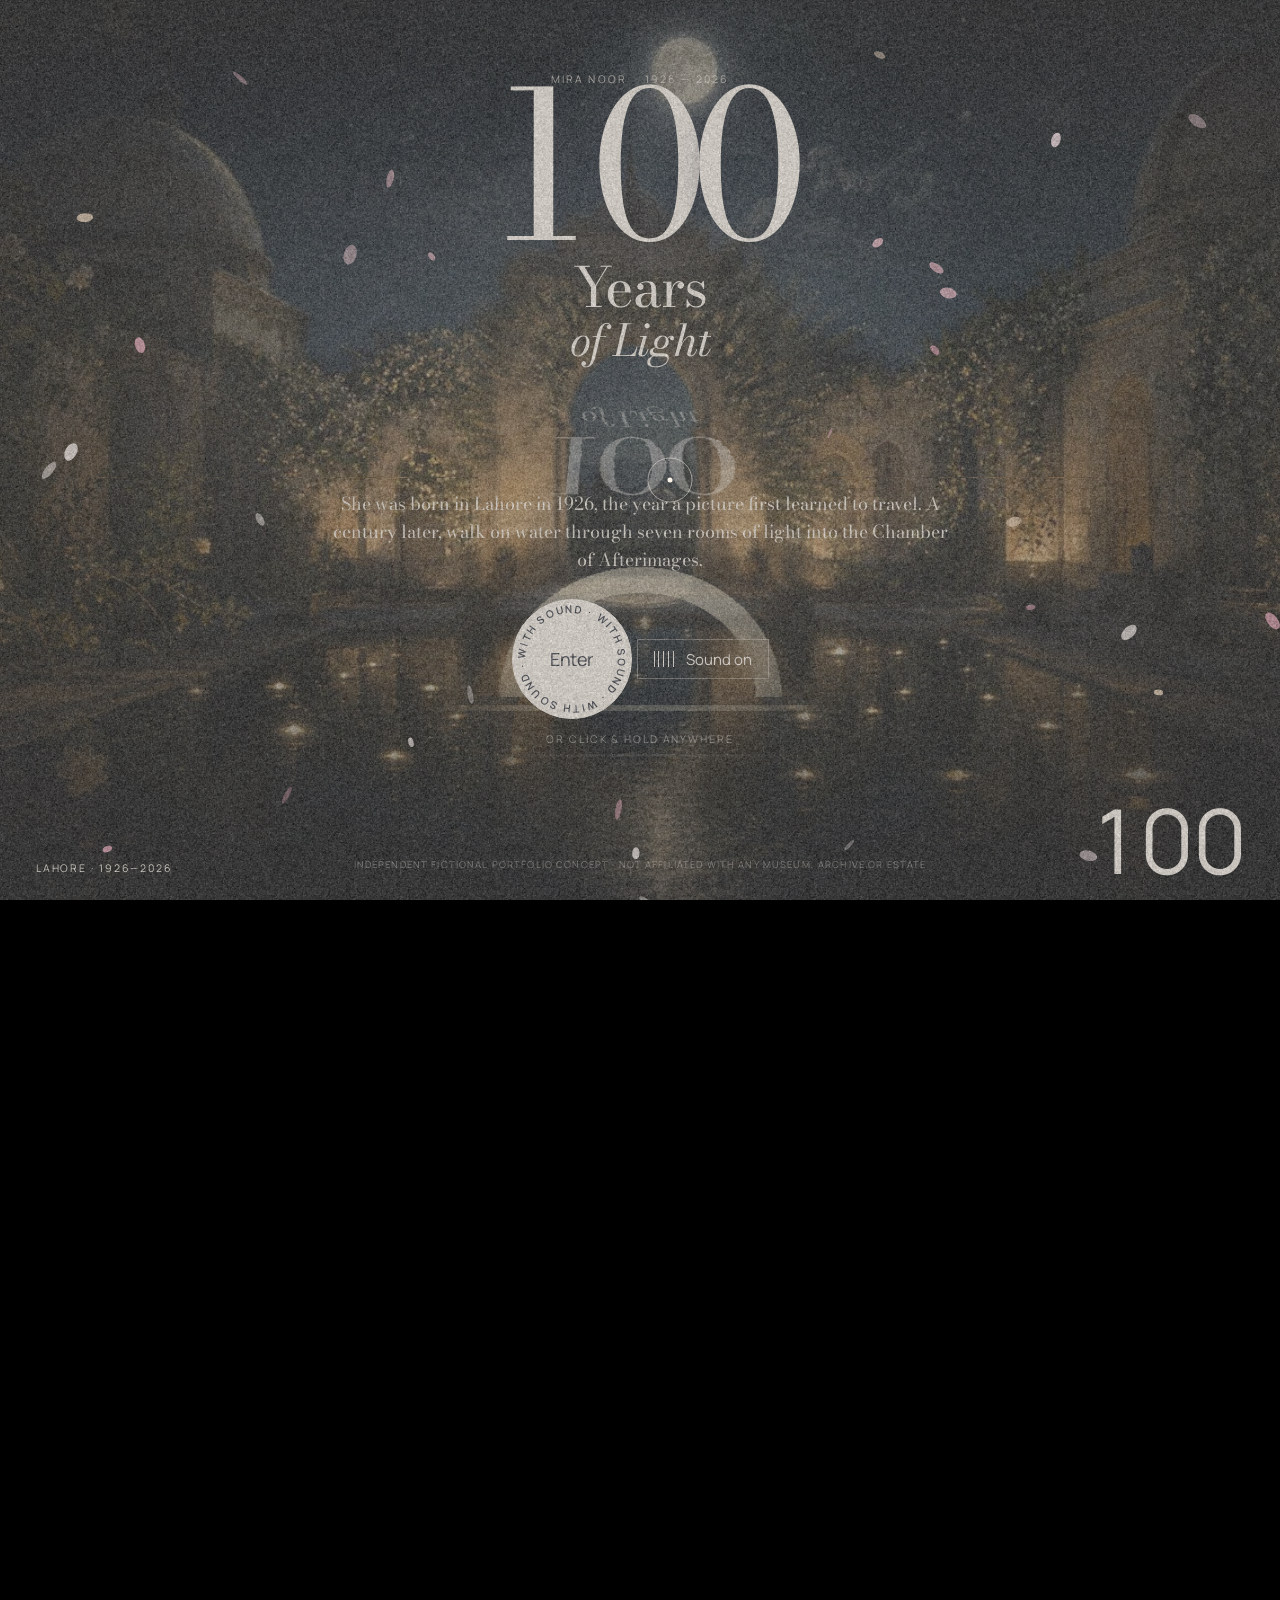
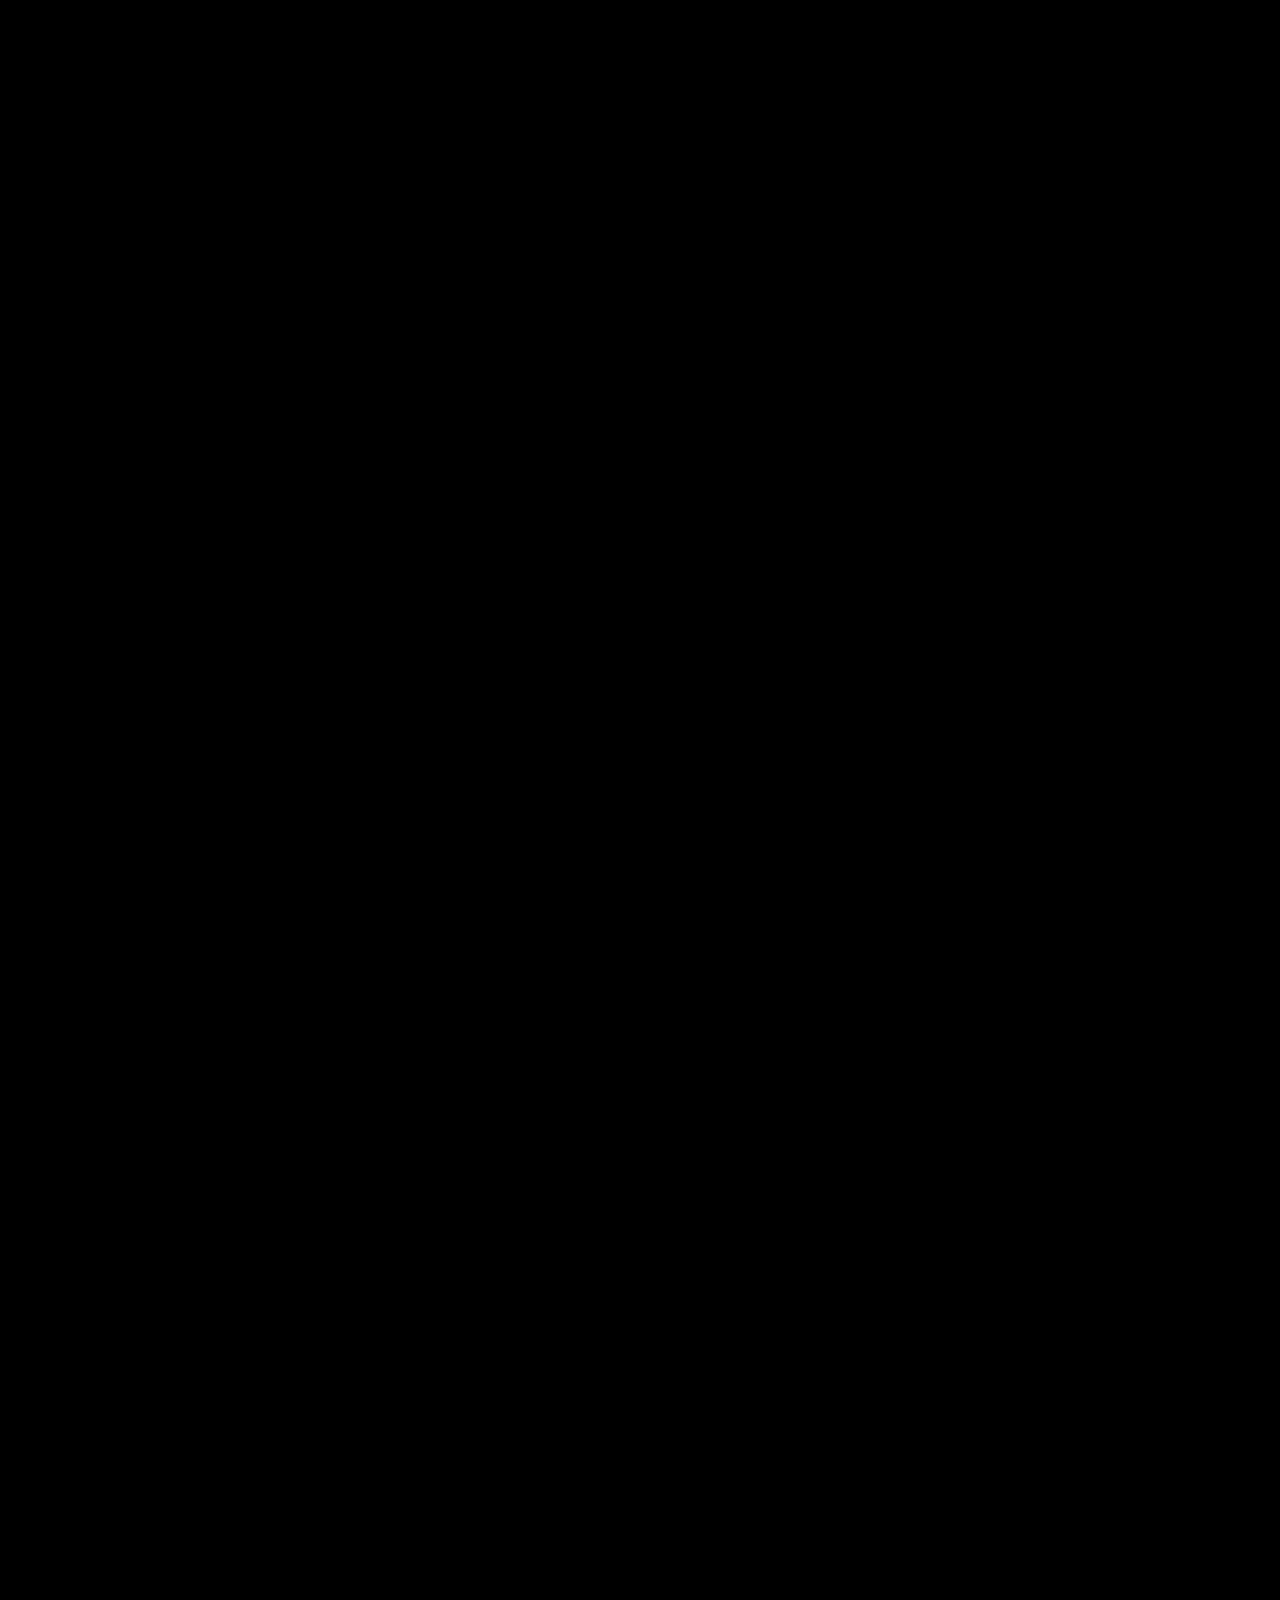
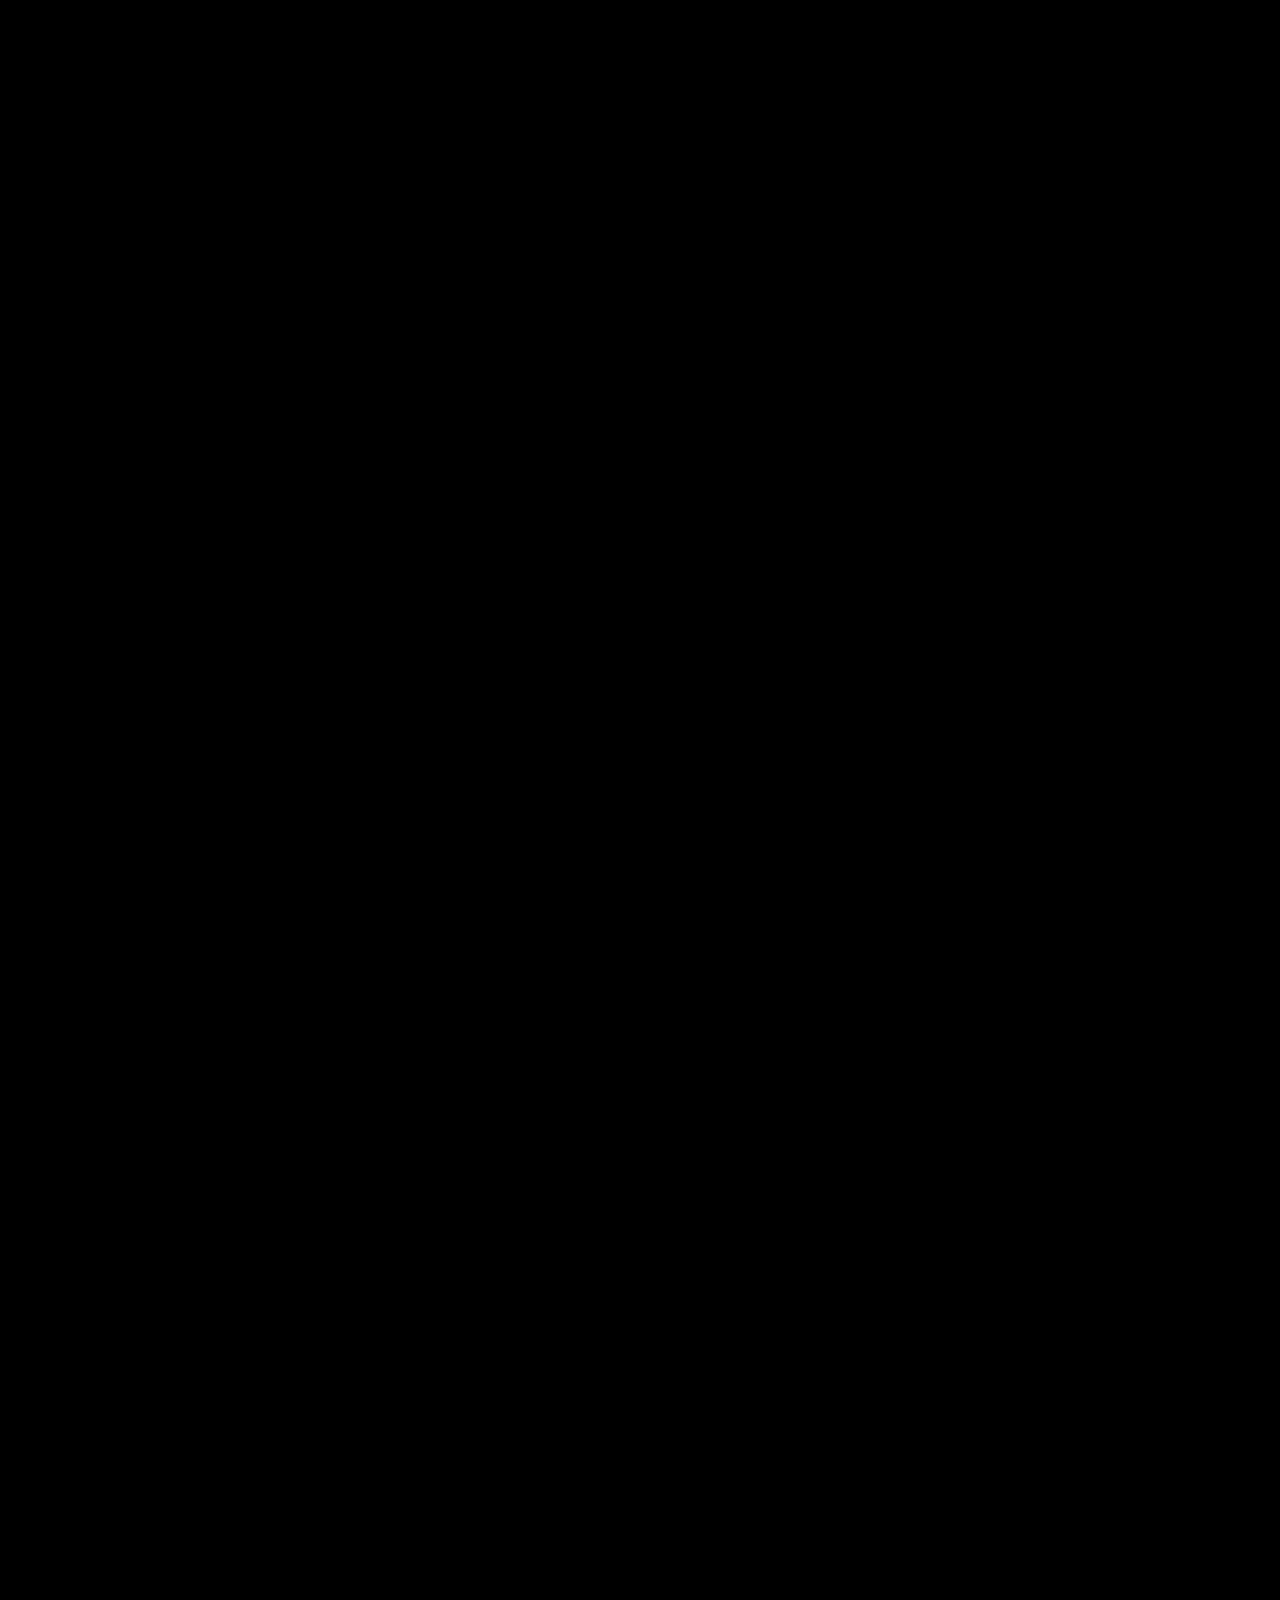
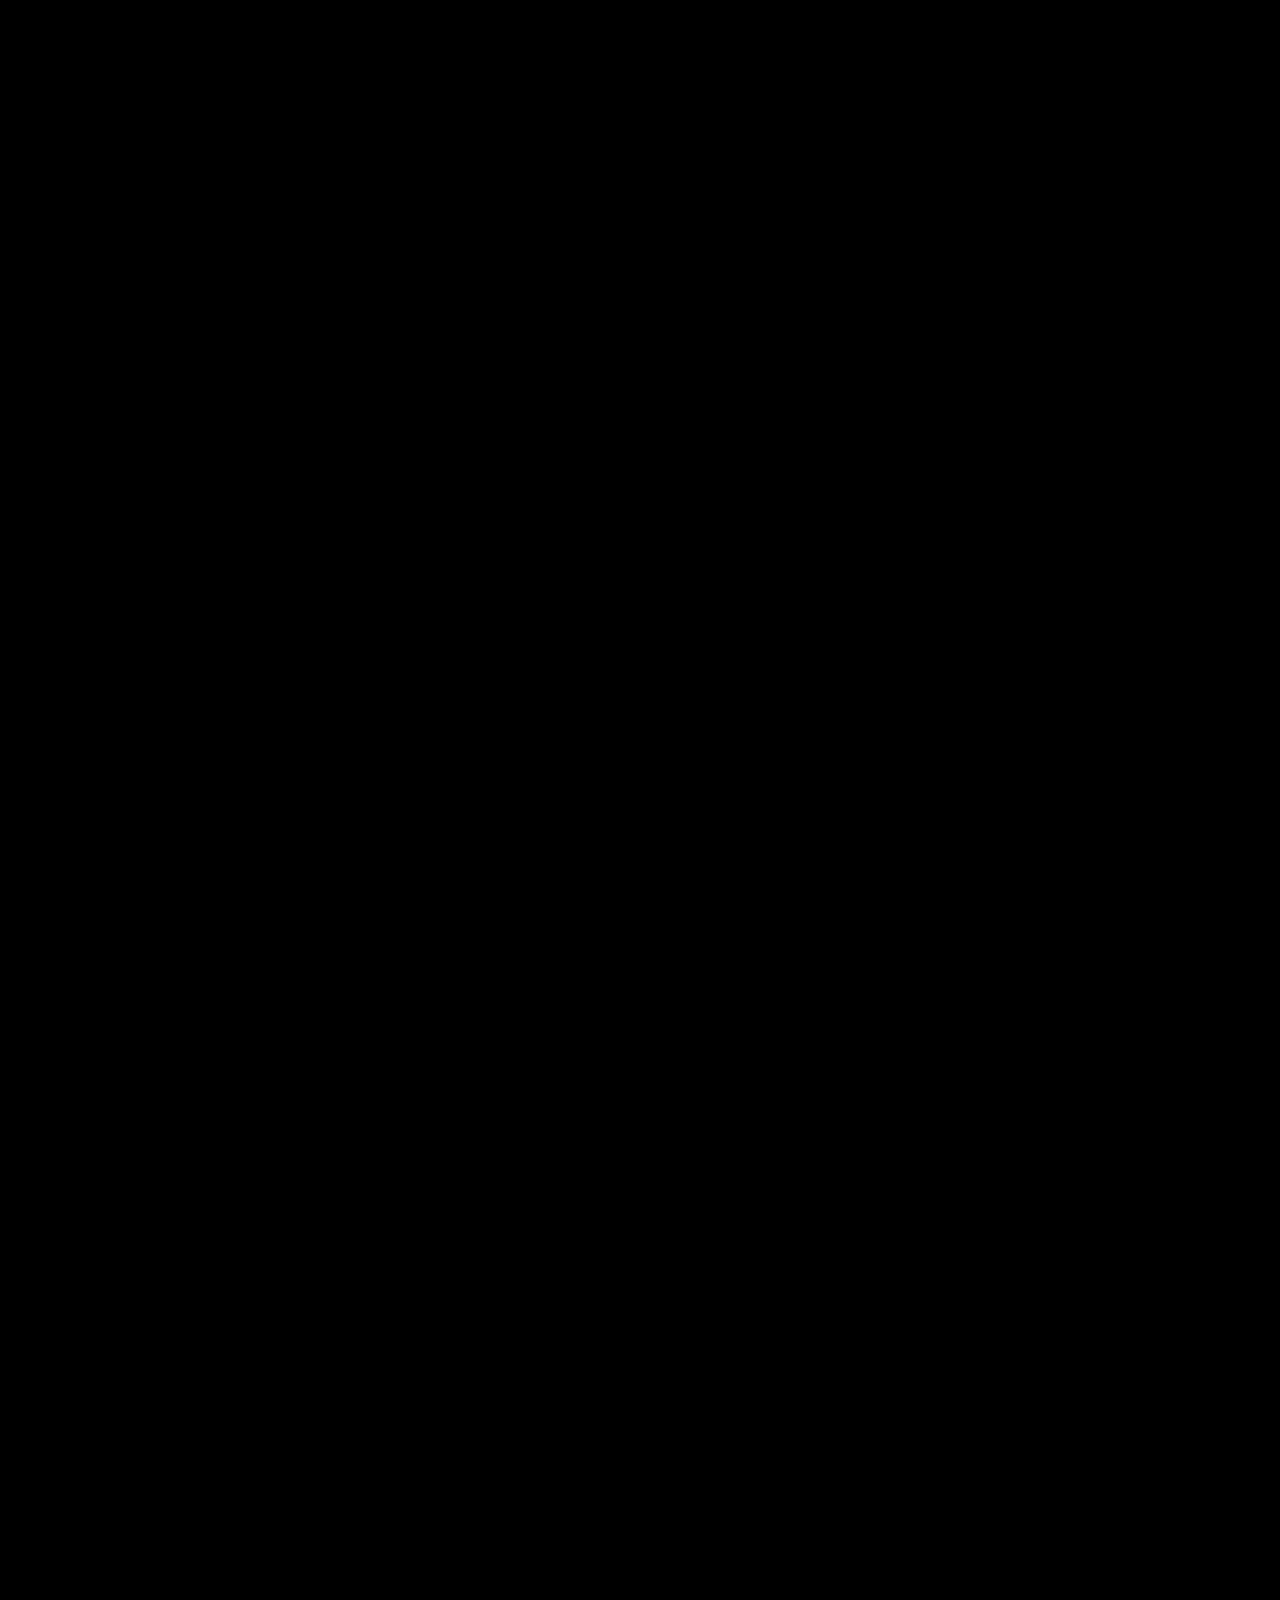
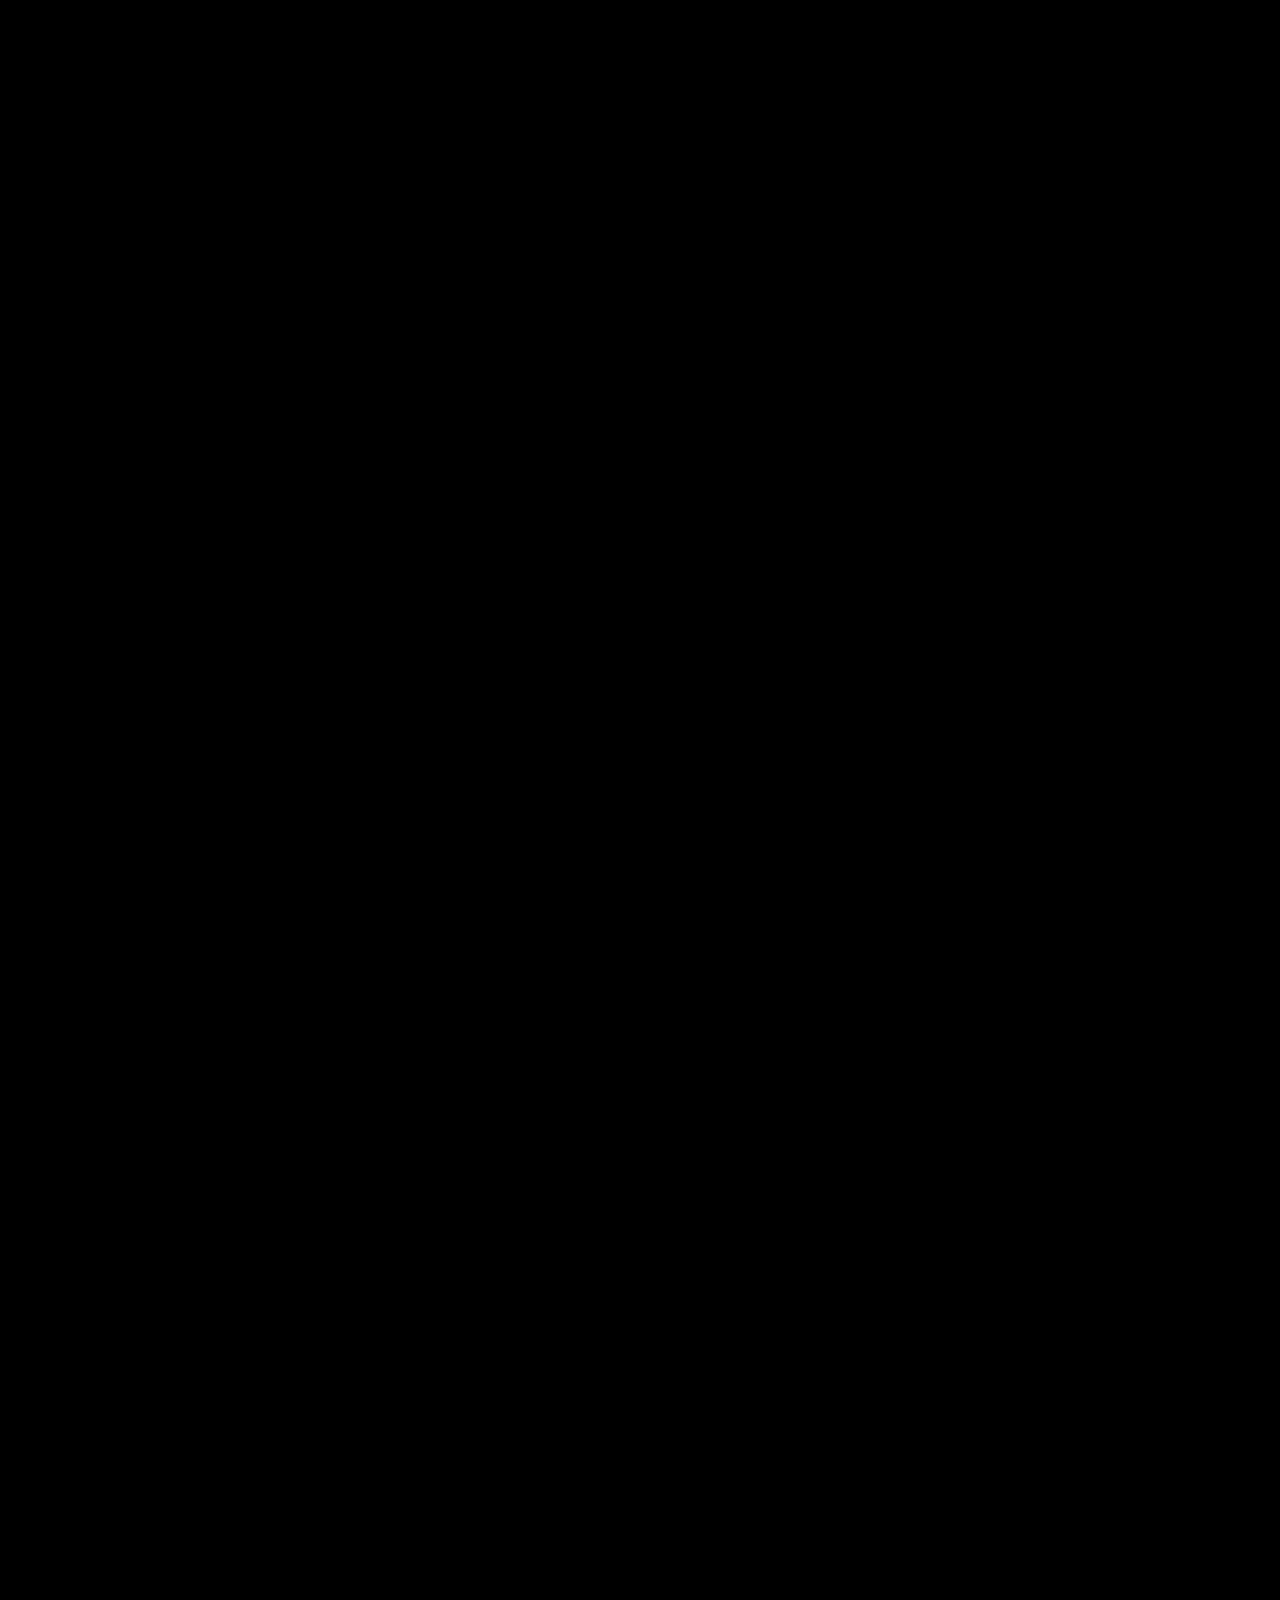
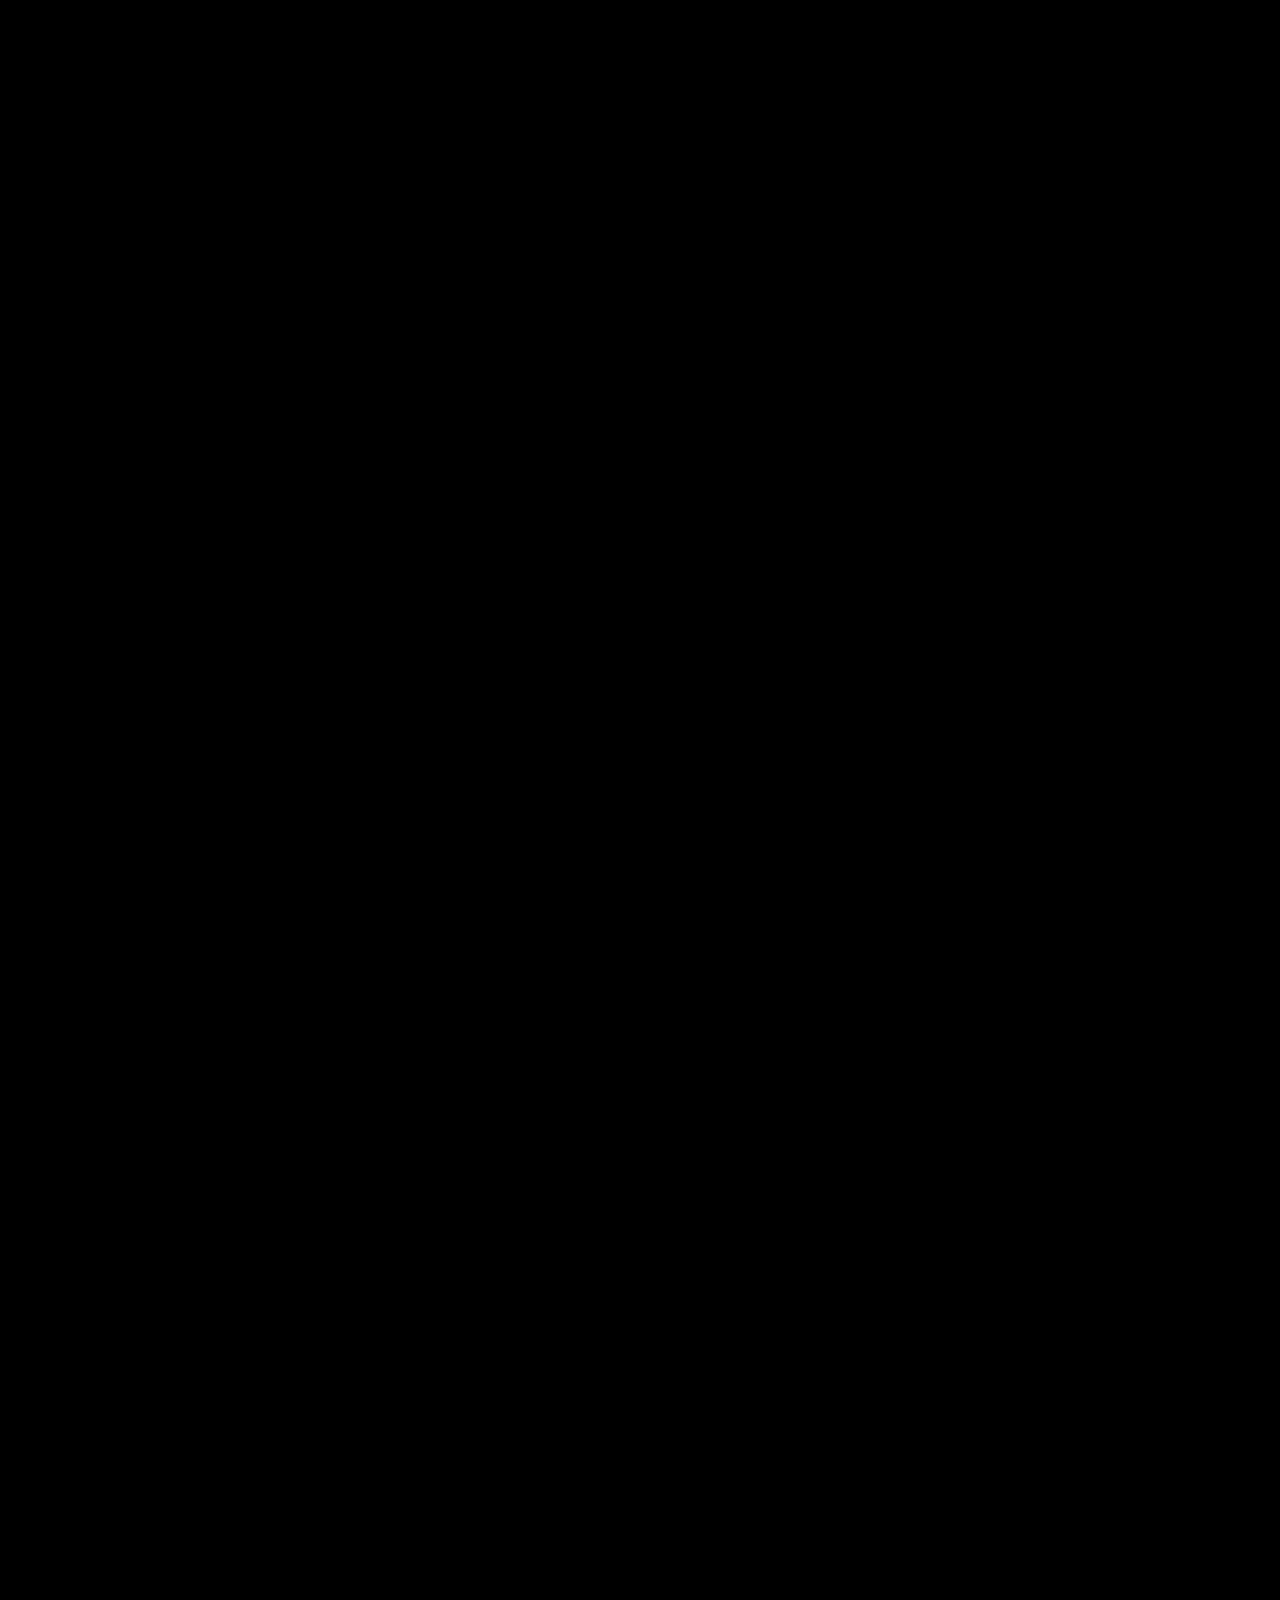
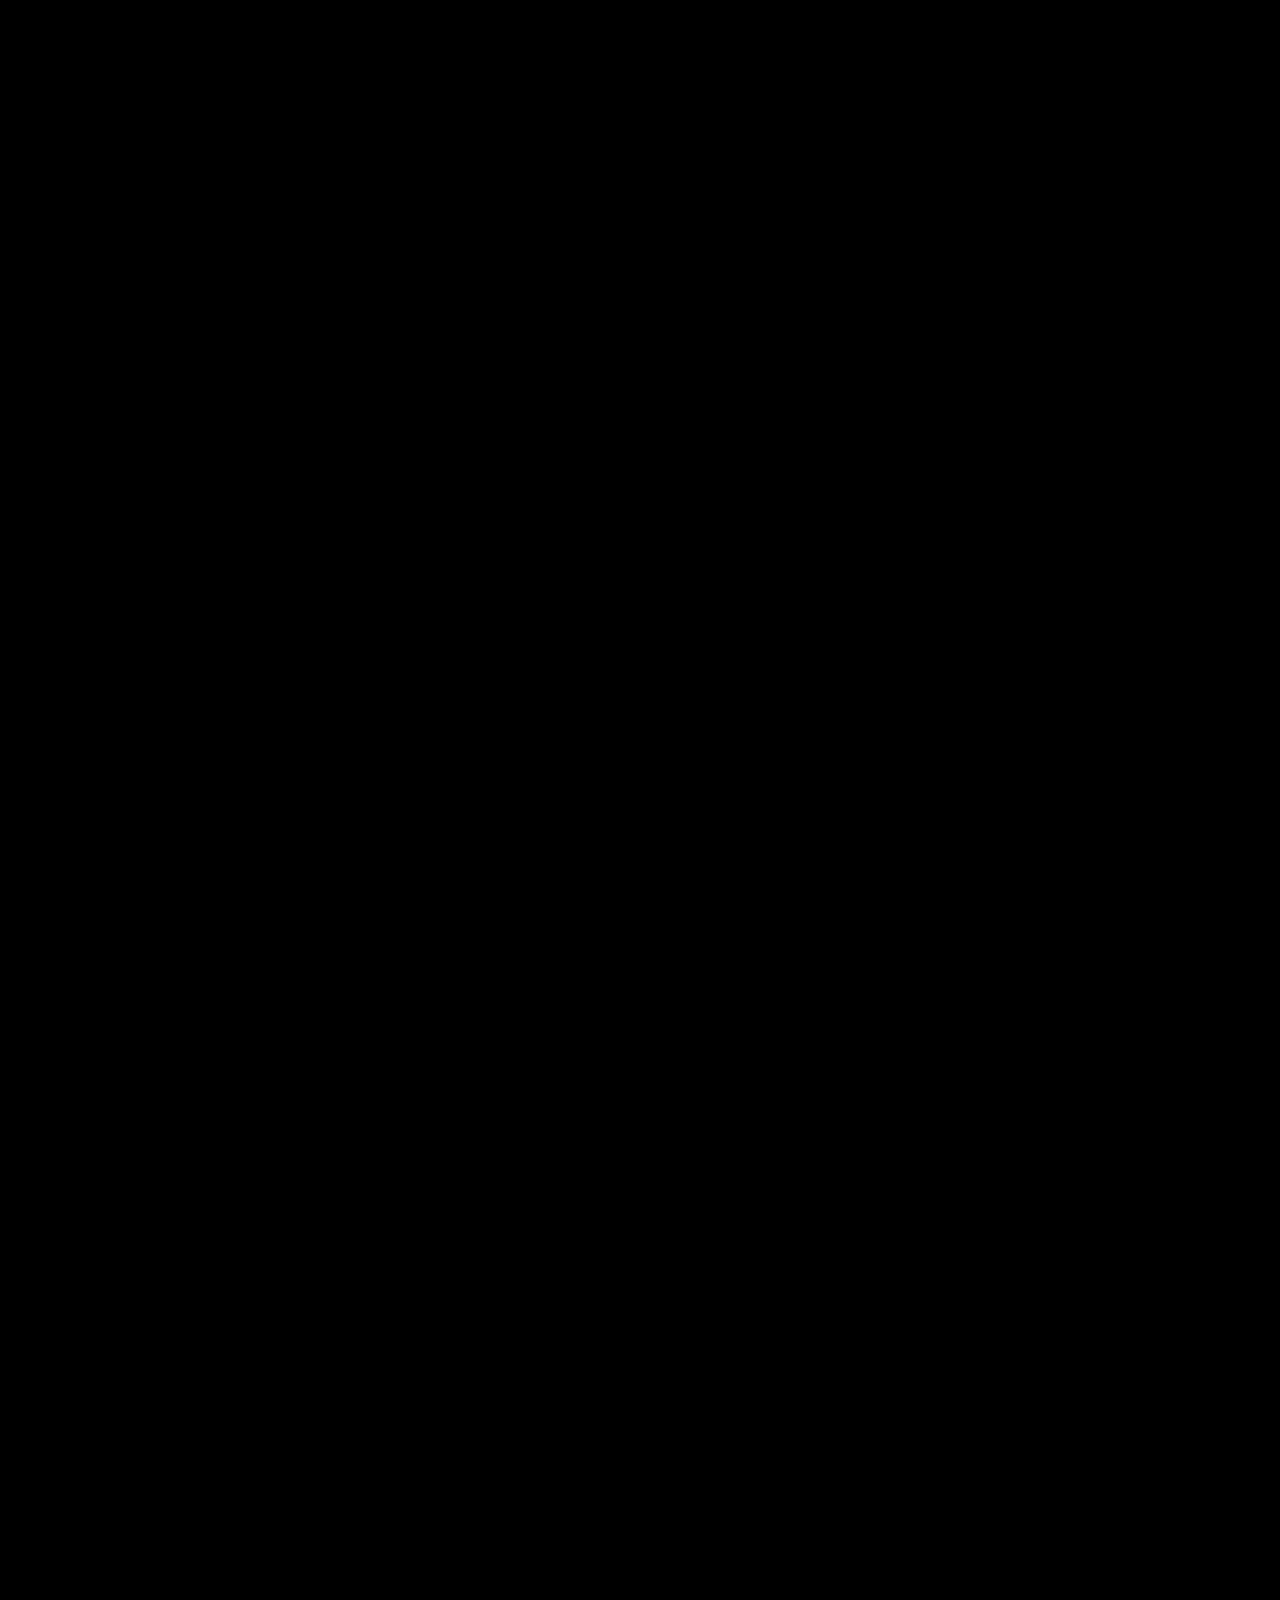
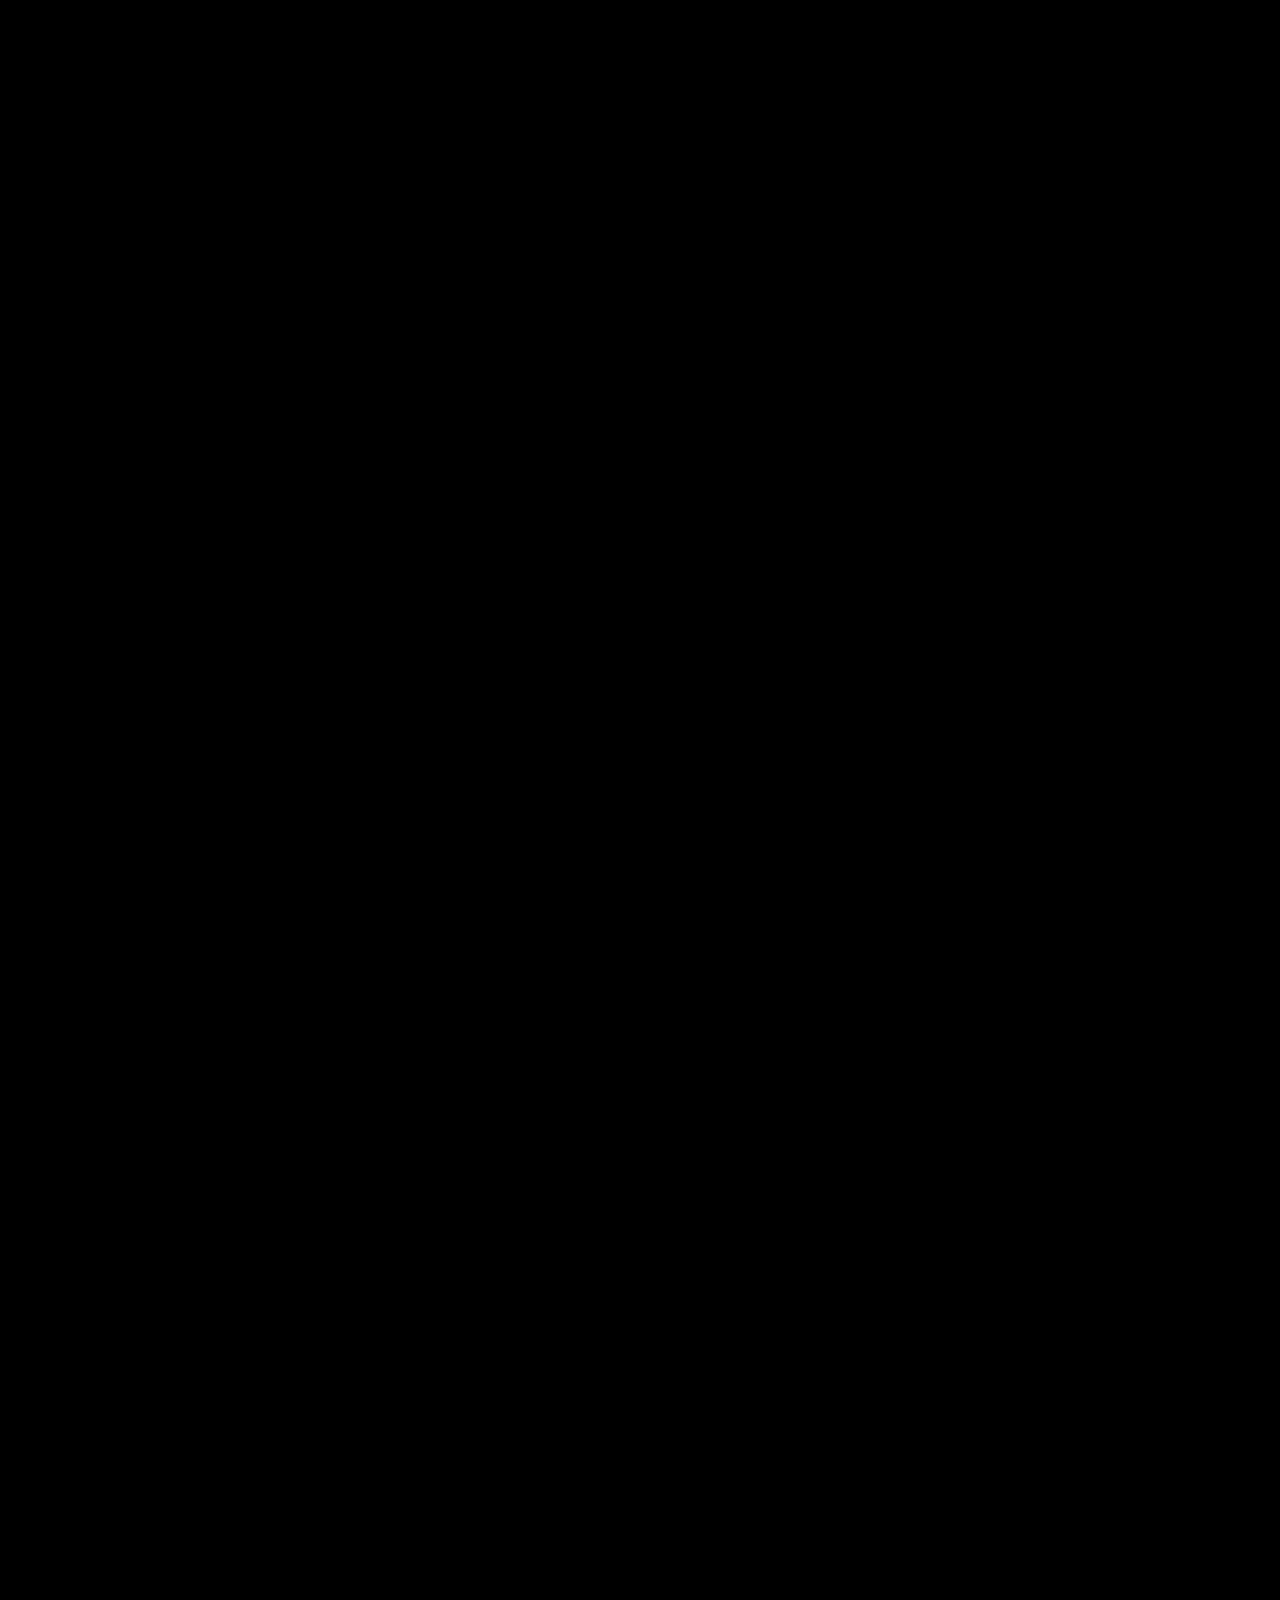
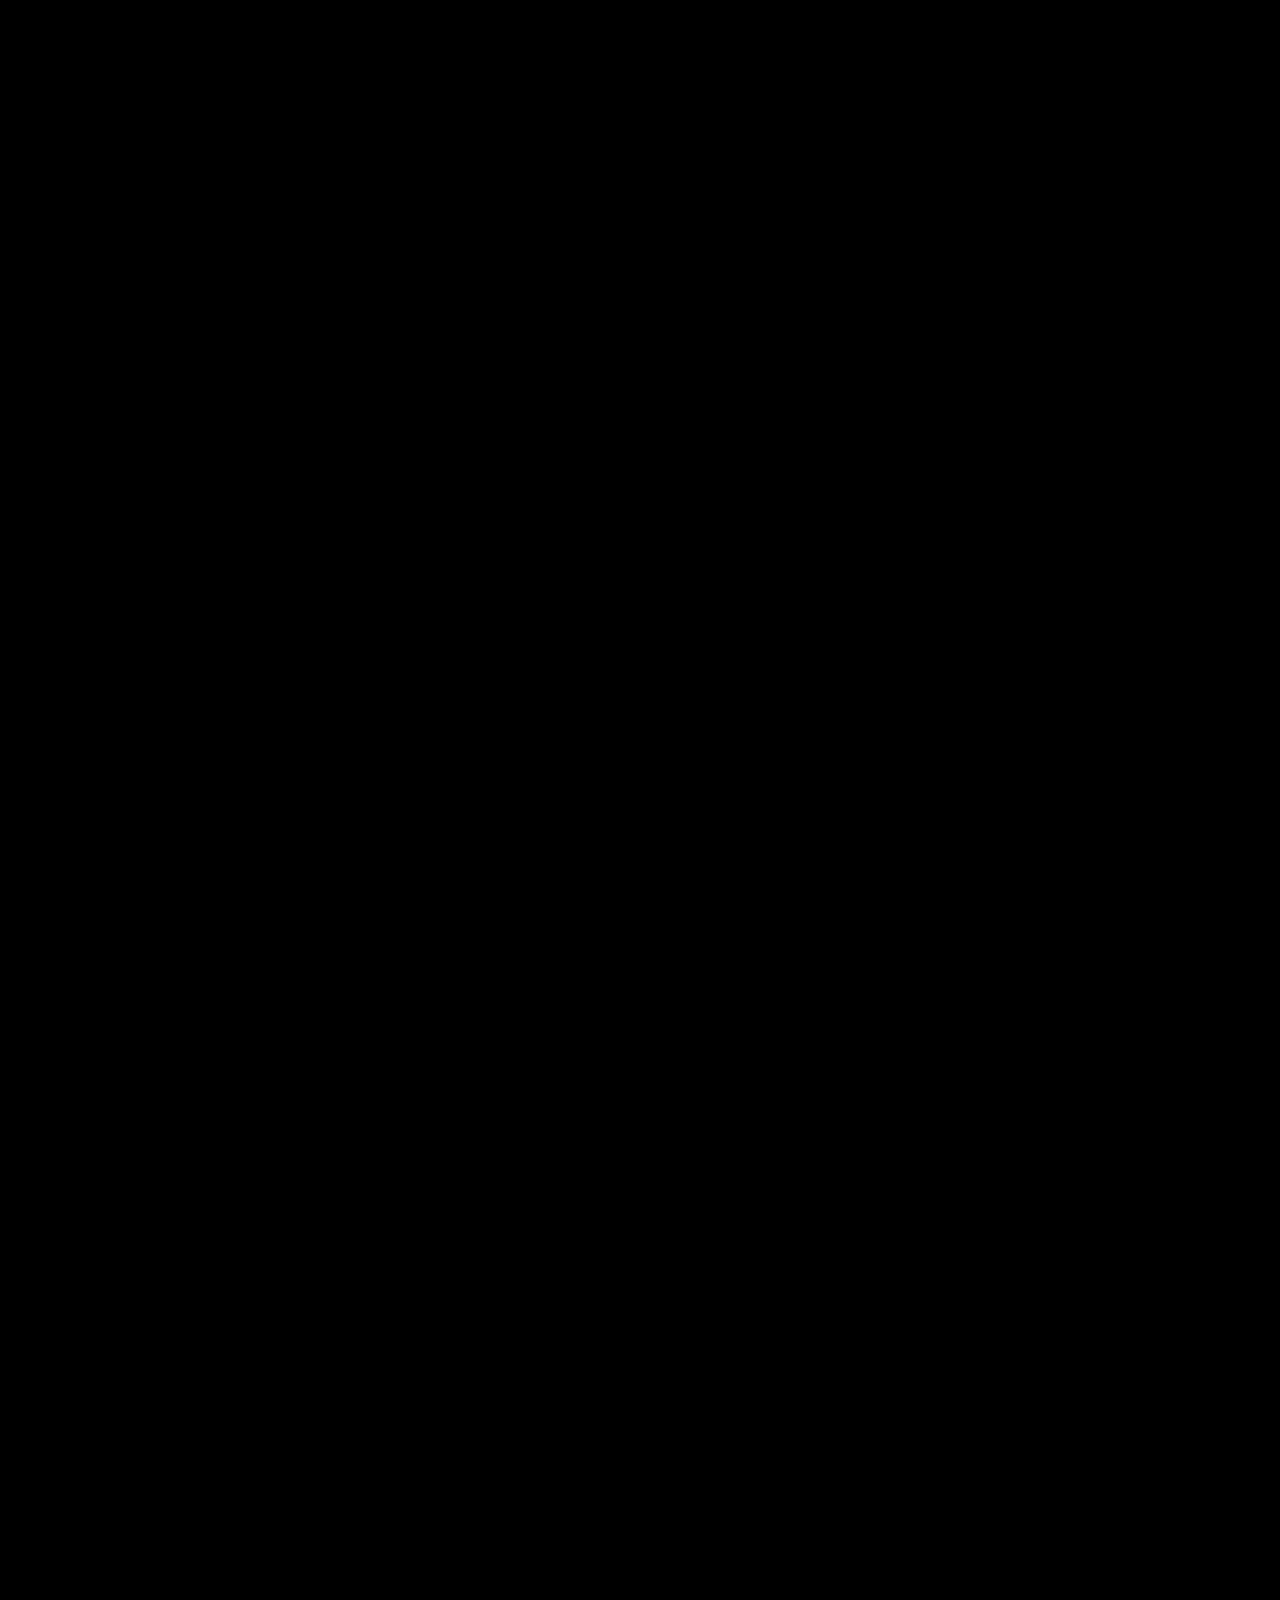
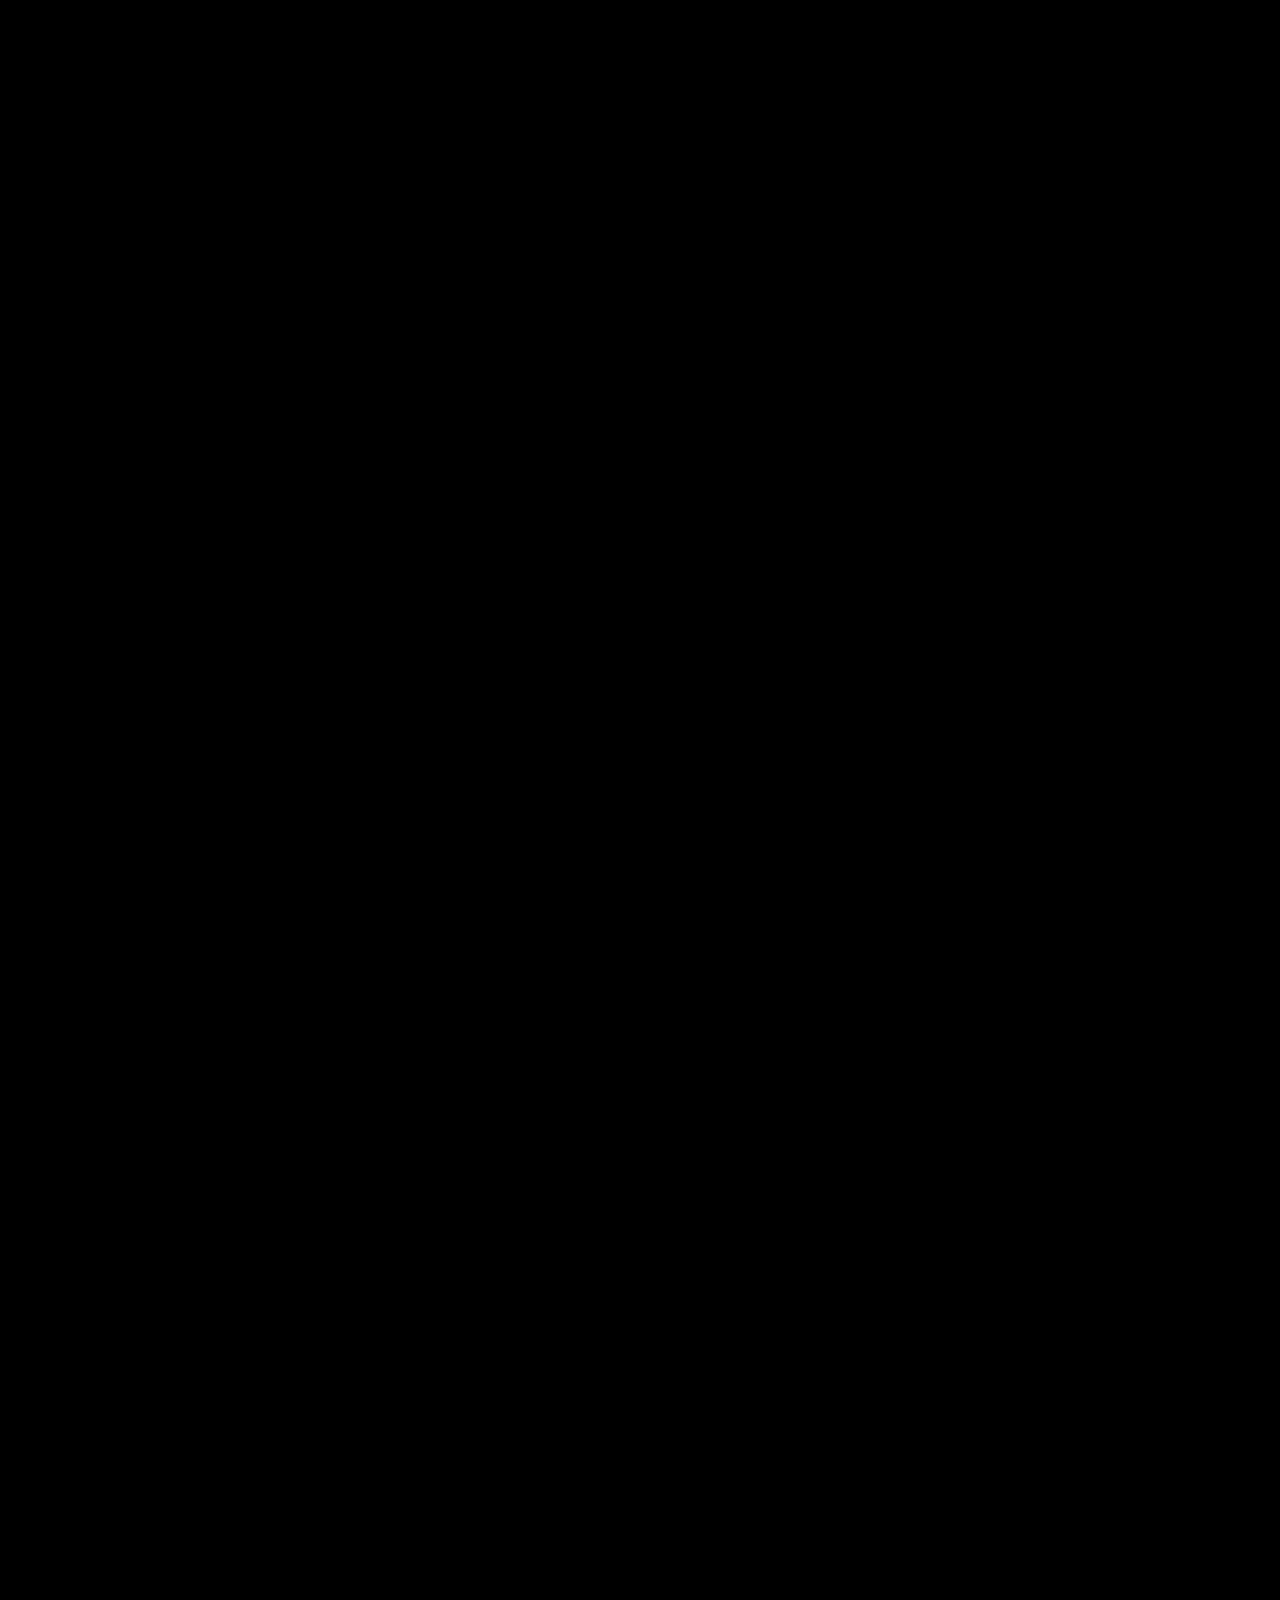
<file: index.html>
<!doctype html>
<html lang="en">
<head>
<meta charset="utf-8">
<meta name="viewport" content="width=device-width,initial-scale=1,viewport-fit=cover">
<title>Noor 100 — A Century of Light · 3D portfolio</title>
<meta name="description" content="A century of light in seven rooms: an immersive WebGL portfolio concept for a fictional artist, Mira Noor.">
<meta name="robots" content="index,follow,max-image-preview:large">
<meta name="theme-color" content="#000000">
<meta name="color-scheme" content="dark">
<meta property="og:type" content="website">
<meta property="og:site_name" content="Noor 100">
<meta property="og:locale" content="en_US">
<meta property="og:title" content="Noor 100 — A Century of Light · 3D portfolio">
<meta property="og:description" content="Walk on water through seven rooms of light into the Chamber of Afterimages. An original immersive WebGL portfolio template.">
<meta property="og:image" content="./assets/images/og.jpg">
<meta property="og:image:width" content="1200">
<meta property="og:image:height" content="630">
<meta property="og:image:alt" content="100 Years of Light — the garden door at night">
<meta name="twitter:card" content="summary_large_image">
<meta name="twitter:title" content="Noor 100 — A Century of Light">
<meta name="twitter:description" content="An original immersive WebGL portfolio template with a scroll-driven 3D gallery.">
<meta name="twitter:image" content="./assets/images/og.jpg">
<link rel="icon" href="favicon.ico" sizes="any">
<link rel="icon" type="image/png" sizes="32x32" href="assets/favicon.png">
<link rel="apple-touch-icon" href="assets/favicon.png">
<link rel="manifest" href="site.webmanifest">
<link rel="preload" href="assets/fonts/BodoniModa-Regular.ttf" as="font" type="font/ttf" crossorigin>
<link rel="preload" href="assets/fonts/Manrope-Regular.ttf" as="font" type="font/ttf" crossorigin>
<link rel="preload" href="assets/images/pre.jpg" as="image">
<link rel="stylesheet" href="css/base.css">
<link rel="stylesheet" href="css/ui.css">
<link rel="stylesheet" href="css/catalogue.css">
<link rel="stylesheet" href="css/responsive.css">
<script type="application/ld+json">{"@context":"https://schema.org","@type":"CreativeWork","name":"Noor 100 — A Century of Light","description":"An original fictional portfolio concept and immersive WebGL gallery template.","inLanguage":"en","isAccessibleForFree":true,"genre":["Portfolio","WebGL","Interactive exhibition"],"about":{"@type":"Person","name":"Mira Noor","birthDate":"1926-11-14","deathDate":"2026-12-05"},"image":"./assets/images/og.jpg"}</script>
<style>html,body{background:#000}body{margin:0;color:#FCF4E9;font:12px Arial,sans-serif}canvas{position:fixed;inset:0;width:100%;height:100%}#journey{height:2000vh;pointer-events:none}</style>
<script type="importmap">{"imports":{"three":"./vendor/three.module.js","three/addons/":"./vendor/jsm/"}}</script>
</head>
<body>
<noscript><main style="max-width:680px;margin:15vh auto;padding:0 24px;font:17px/1.65 Georgia,serif;color:#FCF4E9;background:#0b0d16"><h1>Noor 100 — A Century of Light</h1><p>An original immersive portfolio concept about the fictional artist Mira Noor. Seven rooms, a long 3D gallery and an archive of 1,247 works.</p><p>This experience needs JavaScript and WebGL. Open it with a local web server or publish it on GitHub Pages.</p></main></noscript>
<canvas id="scene" aria-label="A three-dimensional gallery of seven illuminated works"></canvas>
<div id="journey" aria-hidden="true"></div>
<div id="status" aria-hidden="true"></div>
<div id="caption" aria-hidden="true"></div>
<script type="module" src="./js/main.js"></script>
</body>
</html>
</file>
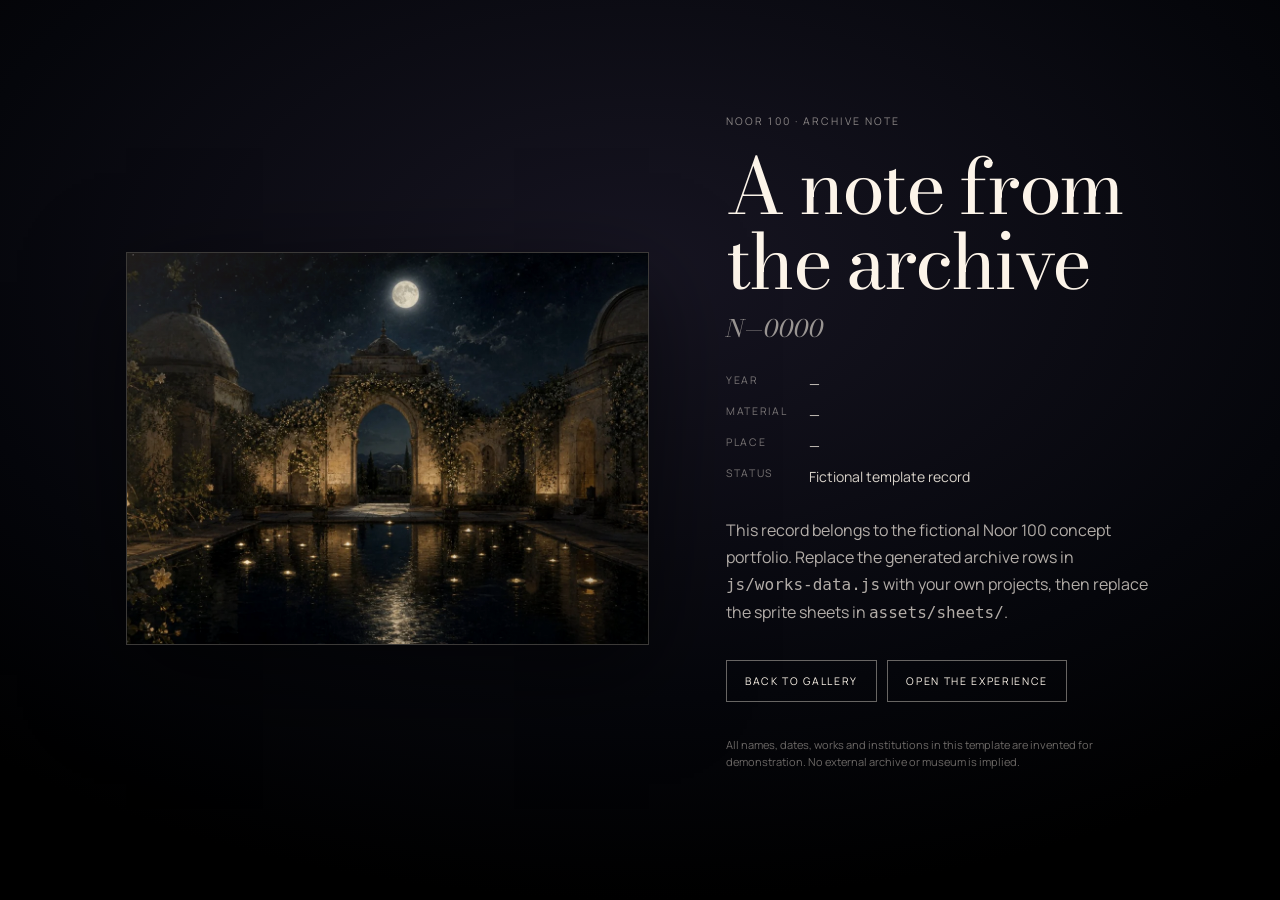
<file: archive.html>
<!doctype html>
<html lang="en">
<head>
<meta charset="utf-8">
<meta name="viewport" content="width=device-width,initial-scale=1,viewport-fit=cover">
<title>Archive note — Noor 100</title>
<meta name="description" content="An archive note from the fictional Noor 100 portfolio.">
<meta name="theme-color" content="#000000">
<link rel="icon" href="favicon.ico">
<link rel="stylesheet" href="css/base.css">
<style>
body{min-height:100vh;background:radial-gradient(80% 70% at 50% 30%,#171522 0,#05060b 68%,#000 100%);color:var(--cream)}
.page{position:relative;z-index:2;max-width:1100px;margin:0 auto;padding:clamp(28px,6vw,80px) var(--gutter) 80px;display:grid;grid-template-columns:minmax(0,1.1fr) minmax(280px,.9fr);gap:clamp(28px,6vw,80px);align-items:center;min-height:100vh}
.art{position:relative;aspect-ratio:4/3;background:#111;border:1px solid rgb(var(--cream-rgb)/.18);box-shadow:0 30px 90px rgb(0 0 0 / .55);overflow:hidden}
.art img{width:100%;height:100%;object-fit:cover;display:block;filter:saturate(.9) contrast(1.04)}
.art:after{content:"";position:absolute;inset:0;background:linear-gradient(135deg,rgb(255 230 190 / .12),transparent 42%,rgb(0 0 0 / .28));pointer-events:none}
.k{font:500 10.5px/1.3 var(--sans);letter-spacing:.2em;text-transform:uppercase;color:rgb(var(--cream-rgb)/.52);margin:0 0 20px}
h1{font:400 clamp(42px,6vw,82px)/.98 var(--display);letter-spacing:-.035em;margin:0 0 18px;text-wrap:balance}
.no{font:italic 400 24px/1 var(--display);color:rgb(var(--cream-rgb)/.58);margin:0 0 32px}
dl{display:grid;grid-template-columns:auto 1fr;gap:10px 22px;margin:0 0 30px;font:400 14px/1.5 var(--sans)}dt{font:500 10.5px/1.5 var(--sans);letter-spacing:.16em;text-transform:uppercase;color:rgb(var(--cream-rgb)/.45)}dd{margin:0;color:rgb(var(--cream-rgb)/.85)}
.note{font:400 16px/1.7 var(--sans);color:rgb(var(--cream-rgb)/.7);max-width:58ch;margin:0 0 34px}.actions{display:flex;flex-wrap:wrap;gap:10px}.actions a,.actions button{display:inline-flex;align-items:center;justify-content:center;height:42px;padding:0 18px;border:1px solid rgb(var(--cream-rgb)/.4);font:500 10.5px/1 var(--sans);letter-spacing:.16em;text-transform:uppercase;color:var(--cream);text-decoration:none;transition:background .25s,color .25s}.actions a:hover,.actions button:hover{background:var(--cream);color:var(--ink)}.disclaimer{font:400 11px/1.6 var(--sans);color:rgb(var(--cream-rgb)/.42);margin-top:34px}
@media(max-width:760px){.page{grid-template-columns:1fr;padding-top:32px}.art{order:2;aspect-ratio:4/3}.copy{order:1}}
</style>
</head>
<body>
<main class="page">
  <div class="art"><img id="art" alt="Archive artwork" src="assets/images/garden-full.webp"></div>
  <section class="copy">
    <p class="k" id="kicker">Noor 100 · archive note</p>
    <h1 id="title">A note from the archive</h1>
    <p class="no" id="number">N—0000</p>
    <dl>
      <dt>Year</dt><dd id="year">—</dd>
      <dt>Material</dt><dd id="material">—</dd>
      <dt>Place</dt><dd id="place">—</dd>
      <dt>Status</dt><dd>Fictional template record</dd>
    </dl>
    <p class="note" id="note">This record belongs to the fictional Noor 100 concept portfolio. Replace the generated archive rows in <code>js/works-data.js</code> with your own projects, then replace the sprite sheets in <code>assets/sheets/</code>.</p>
    <div class="actions"><button type="button" id="back">Back to gallery</button><a href="index.html#works">Open the experience</a></div>
    <p class="disclaimer">All names, dates, works and institutions in this template are invented for demonstration. No external archive or museum is implied.</p>
  </section>
</main>
<script type="module">
import { NOOR_WORKS } from './js/works-data.js';
import { WORKS } from './js/data.js';
const params = new URLSearchParams(location.search);
const id = params.get('id'), workKey = params.get('work');
let record = null, image = 'assets/images/garden-full.webp';
if (id) {
  const index = NOOR_WORKS.rows.findIndex(r => r[0] === id);
  const r = NOOR_WORKS.rows[index >= 0 ? index : 0];
  record = { kicker: 'Noor 100 · generated archive', title: r[1], no: `No. ${String((index >= 0 ? index : 0) + 1).padStart(4, '0')} of ${NOOR_WORKS.rows.length.toLocaleString('en-US')}`, year: r[2], material: r[3], place: r[4], note: 'A compact record from the 1,247-work catalogue. The image is an original, generated study cropped from one of twenty locally hosted sprite sheets.' };
  const n = (Math.abs(r[5]) % 7) + 1;
  image = `assets/images/work-${String(n).padStart(2, '0')}.webp`;
} else if (workKey) {
  const index = Math.max(0, WORKS.findIndex(w => w.key === workKey));
  const w = WORKS[index];
  record = { kicker: 'Noor 100 · principal work', title: w.title, no: `Room ${index + 1} · ${w.yearLabel}`, year: w.yearLabel, material: `${w.medium} · ${w.size}`, place: w.place, note: w.body.join(' ') };
  image = `assets/images/work-${String(index + 1).padStart(2, '0')}.webp`;
}
if (record) {
  document.title = `${record.title} — Noor 100 archive`;
  for (const key of ['kicker','title','number','year','material','place','note']) document.getElementById(key).textContent = record[key];
  document.getElementById('art').src = image;
}
document.getElementById('back').addEventListener('click', () => {
  if (history.length > 1) history.back(); else location.href = 'index.html';
});
</script>
</body>
</html>
</file>
<file: css/base.css>
@font-face{font-family:"Bodoni Moda";src:url("../assets/fonts/BodoniModa-Regular.ttf") format("truetype");font-weight:400 700;font-style:normal;font-display:swap}
@font-face{font-family:"Bodoni Moda";src:url("../assets/fonts/BodoniModa-Italic.ttf") format("truetype");font-weight:400 700;font-style:italic;font-display:swap}
@font-face{font-family:"Manrope";src:url("../assets/fonts/Manrope-Regular.ttf") format("truetype");font-weight:300 500;font-style:normal;font-display:swap}
@font-face{font-family:"Manrope";src:url("../assets/fonts/Manrope-Semibold.ttf") format("truetype");font-weight:600 800;font-style:normal;font-display:swap}
:root{--cream:#FCF4E9;--cream-rgb:252 244 233;--ink:#282B36;--night:#15141f;--gilt:#FBF4E6;--black:#02030a;--display:"Bodoni Moda","Didot",Georgia,serif;--serif:"Bodoni Moda","Iowan Old Style",Georgia,serif;--sans:"Manrope","Helvetica Neue",Arial,system-ui,sans-serif;--gutter:clamp(16px,2.8vw,40px);--ease:cubic-bezier(.16,.84,.24,1)}
*{box-sizing:border-box}
html{background:#000;color-scheme:dark;scrollbar-width:none;-ms-overflow-style:none}
html::-webkit-scrollbar,body::-webkit-scrollbar,#end::-webkit-scrollbar{width:0;height:0}
body{margin:0;background:#000;color:var(--cream);font:300 16px/1.55 var(--sans);-webkit-font-smoothing:antialiased;overflow-x:hidden;overscroll-behavior-y:none}
body,button,a{cursor:default}
body.has-cursor,body.has-cursor *{cursor:none!important}
a{color:inherit;text-decoration:none}button{font:inherit;color:inherit;background:none;border:0;padding:0}
:focus-visible{outline:1px solid var(--cream);outline-offset:4px}
.u-hidden{position:absolute!important;width:1px!important;height:1px!important;overflow:hidden!important;clip:rect(0 0 0 0)!important;white-space:nowrap!important}
.u-lbl{font:500 10.5px/1.3 var(--sans);letter-spacing:.18em;text-transform:uppercase}
.u-shade{position:fixed;left:0;right:0;height:22vh;z-index:8;pointer-events:none}
.u-shade--top{top:0;background:linear-gradient(to bottom,rgb(0 0 0 / .62),transparent)}
.u-shade--bottom{bottom:0;background:linear-gradient(to top,rgb(0 0 0 / .7),transparent)}
#scene{position:fixed;inset:0;width:100%;height:100%;z-index:0;display:block;background:#02030a}
#journey{height:2000vh;pointer-events:none}
#status{position:fixed;top:50%;left:50%;transform:translate(-50%,-50%);z-index:2;color:rgb(var(--cream-rgb)/.7);font:500 11px/1.4 var(--sans);letter-spacing:.14em;text-transform:uppercase;text-align:center}
#caption{position:fixed;left:0;bottom:0;width:1px;height:1px;overflow:hidden;clip:rect(0 0 0 0)}
.ui{position:fixed;inset:0;z-index:20;pointer-events:none;color:var(--cream)}
.ui button,.ui a{pointer-events:auto;cursor:pointer}
.ui button:focus-visible,.ui a:focus-visible{outline:1px solid var(--cream);outline-offset:4px}
.grain{position:absolute;inset:0;overflow:hidden;pointer-events:none;z-index:12}
.grain:after{content:"";position:absolute;inset:-60px;background:url("../assets/images/noise.webp") repeat;background-size:230px 230px;opacity:.42;mix-blend-mode:overlay;animation:grain 1.1s steps(5) infinite}
.water-svg{position:absolute;width:0;height:0;overflow:hidden}
.is-mag-text,.is-mag-text *{color:var(--gilt)!important;transition:color .22s ease!important}
.is-mag-text svg *{stroke:var(--gilt)!important}
.is-mag-fill,.is-mag-fill *{background:var(--gilt)!important;border-color:var(--gilt)!important;color:#16130c!important;transition:background .22s,border-color .22s,color .22s!important}
@keyframes grain{0%{transform:translate(0,0)}20%{transform:translate(-31px,17px)}40%{transform:translate(19px,-37px)}60%{transform:translate(-17px,-11px)}80%{transform:translate(37px,29px)}100%{transform:translate(0,0)}}
@keyframes drift{0%{transform:translate(-1.5%,-1%) scale(1.02)}100%{transform:translate(1.5%,1%) scale(1.06)}}
@keyframes skyx{from{transform:translateZ(0)}to{transform:translate3d(-393.14vh,0,0)}}
@keyframes rise{from{transform:translate3d(0,115%,0)}to{transform:none}}
@keyframes spin{to{transform:rotate(360deg)}}
@keyframes eq{0%,100%{transform:scaleY(.35)}50%{transform:scaleY(1)}}
@keyframes pulse{0%,100%{opacity:.35;transform:scale(.92)}50%{opacity:1;transform:scale(1.08)}}
@keyframes drop{0%{transform:scaleY(0);opacity:1}60%{transform:scaleY(1);opacity:1}100%{transform:scaleY(1);opacity:0}}
@keyframes float{0%,100%{transform:translateY(0)}50%{transform:translateY(-8px)}}
@keyframes shimmer{0%{background-position:-120% 0}100%{background-position:220% 0}}
@keyframes dissolveFade{from{opacity:0;letter-spacing:.14em}to{opacity:1;letter-spacing:-.01em}}
@media(prefers-reduced-motion:reduce){*,*:before,*:after{animation-duration:.001ms!important;animation-iteration-count:1!important;transition-duration:.001ms!important;scroll-behavior:auto!important}.grain:after{animation:none}}
</file>
<file: css/ui.css>
/* 0–100 door / cataract preloader */
.pre{position:fixed;inset:0;z-index:60;background:#0b1020;overflow:hidden;pointer-events:auto;transition:opacity 1.4s ease .1s,visibility 1.6s;--p:0}
.pre.is-done{opacity:0;visibility:hidden;pointer-events:none}
.pre__eye{position:absolute;inset:-8%;background:url("../assets/images/pre.jpg") center/cover;filter:blur(calc(46px - var(--p)*30px)) saturate(calc(.35 + var(--p)*.5)) brightness(calc(1.45 - var(--p)*.3));transform:scale(calc(1.18 - var(--p)*.1));transition:opacity 1.2s ease}
.pre.is-ready .pre__eye{opacity:0}
.pre__garden{position:absolute;inset:0;opacity:0;transition:opacity 1.35s ease}
.pre.is-ready .pre__garden{opacity:1}
.pre__garden>div{position:absolute;inset:0;background-position:center;background-size:cover;background-repeat:no-repeat}
.garden__sky{right:auto;width:calc(100% + 393.14vh);height:42%;top:0;background-image:url("../assets/images/sky.webp");background-size:auto 100%;opacity:.62;animation:skyx 220s linear infinite;will-change:transform}
.garden__under{background-image:url("../assets/images/garden-full.webp");filter:brightness(.68) saturate(.82)}
.garden__mid{background-image:url("../assets/images/garden-mid.webp");transform:scale(1.03);will-change:transform}
.garden__bridge{background-image:url("../assets/images/garden-bridge.webp");transform:scale(1.04);will-change:transform;opacity:.9}
.garden__front{background-image:url("../assets/images/garden-front.webp");transform:scale(1.07);will-change:transform}
.garden__vig{background:radial-gradient(90% 72% at 50% 46%,transparent 28%,rgb(6 4 1 / .36) 54%,rgb(2 1 0 / .78) 76%,#000 94%)}
.g-dapple{background:radial-gradient(28% 22% at 18% 22%,rgb(255 238 196 / .12),transparent 70%),radial-gradient(22% 28% at 82% 28%,rgb(255 230 180 / .1),transparent 70%);mix-blend-mode:screen;animation:drift 9s ease-in-out infinite alternate}
.petals{position:absolute;inset:0;width:100%;height:100%;z-index:3;pointer-events:none}
.cata{position:absolute;inset:0;z-index:5;pointer-events:none;background:radial-gradient(60% 50% at 38% 42%,rgb(255 250 246 / .72),transparent 70%),radial-gradient(45% 40% at 66% 58%,rgb(246 238 250 / .55),transparent 70%),radial-gradient(35% 30% at 52% 30%,rgb(255 246 236 / .48),transparent 70%),radial-gradient(120% 90% at 50% 50%,transparent 40%,rgb(60 48 78 / .5) 100%);opacity:calc(1 - var(--p)*.55);mix-blend-mode:screen;animation:drift 9s ease-in-out infinite alternate}
.pre.is-ready .cata{opacity:.12}
.pre__blur{position:absolute;inset:0;z-index:6;pointer-events:none;--bx:50%;--by:46%;--r:6vmax;transition:opacity 1.8s ease}
.pre__blur i{position:absolute;inset:0;display:block;-webkit-backdrop-filter:blur(var(--b,4px));backdrop-filter:blur(var(--b,4px));-webkit-mask-image:radial-gradient(circle at var(--bx) var(--by),transparent calc(var(--r) + var(--a)*9vmax),#000 calc(var(--r) + var(--b2)*9vmax));mask-image:radial-gradient(circle at var(--bx) var(--by),transparent calc(var(--r) + var(--a)*9vmax),#000 calc(var(--r) + var(--b2)*9vmax))}
.pre__blur i:nth-child(1){--b:2px;--a:0;--b2:1}.pre__blur i:nth-child(2){--b:5px;--a:1;--b2:2}.pre__blur i:nth-child(3){--b:10px;--a:2;--b2:3}.pre__blur i:nth-child(4){--b:20px;--a:3;--b2:4.5}
.pre.is-ready .pre__blur{opacity:0}
.lock{position:absolute;left:50%;top:clamp(52px,8vh,100px);width:min(850px,88vw);transform:translateX(-50%);text-align:center;z-index:8;font-family:var(--display);text-shadow:0 2px 30px rgb(15 12 30 / .4);pointer-events:none}
.lock__k{display:flex;justify-content:center;gap:18px;font:500 10.5px/1.4 var(--sans);letter-spacing:.2em;text-transform:uppercase;color:rgb(var(--cream-rgb)/.72)}
.lock__k i{font-style:normal}.lock__n{display:block;font-size:clamp(112px,16vw,220px);font-weight:400;line-height:.78;letter-spacing:-.055em;font-variant-numeric:lining-nums tabular-nums}.lock__n em{font-style:normal;letter-spacing:-.09em}
.lock__y{display:block;font-size:clamp(30px,4.3vw,62px);font-weight:400;line-height:1.05;letter-spacing:-.02em;margin-top:.22em}
.lock__s{display:block;font-size:clamp(25px,3.4vw,50px);font-style:italic;font-weight:400;line-height:1.1;letter-spacing:-.025em;margin-top:.02em}
.rise-in{display:inline-block;transform:translate3d(0,115%,0);opacity:1}
.pre.is-ready .lock__n .rise-in,.pre.is-ready .lock__y .rise-in,.pre.is-ready .lock__s .rise-in{animation:rise 1.25s cubic-bezier(.2,.75,.15,1) .38s both}
.pre.is-ready .lock__y .rise-in{animation-delay:.72s}.pre.is-ready .lock__s .rise-in{animation-delay:.92s}
.reflection{position:absolute;left:50%;top:55%;width:min(505px,52vw);height:210px;z-index:7;transform:translateX(-50%) perspective(600px) rotateX(38deg) scaleY(-.82);transform-origin:50% 0;mix-blend-mode:screen;opacity:.38;filter:url(#water);pointer-events:none;font-family:var(--display);text-align:center}
.reflection b{display:block;font-size:clamp(88px,10vw,140px);font-weight:400;line-height:.8;letter-spacing:-.05em}.reflection span{display:block;font-size:clamp(24px,3vw,42px);font-style:italic}
.pre__slot{position:absolute;left:50%;bottom:clamp(112px,17vh,190px);transform:translateX(-50%);z-index:10;width:min(640px,86vw);text-align:center;opacity:0;transition:opacity .8s ease .8s;pointer-events:none}
.pre.is-ready .pre__slot{opacity:1}
.pre__intro{font:400 clamp(15px,1.4vw,20px)/1.55 var(--serif);margin:0 auto 26px;text-wrap:pretty;color:rgb(var(--cream-rgb)/.9)}
.enter{display:flex;justify-content:center;align-items:center;gap:5px;pointer-events:auto}
.go{position:relative;width:120px;height:120px;border:1px solid var(--cream);border-radius:50%;background:var(--cream);color:var(--ink);display:grid;place-items:center;transition:background .25s,color .25s,transform .25s}
.go:hover{background:transparent;color:var(--cream);transform:scale(1.03)}
.go svg{position:absolute;inset:0;width:100%;height:100%;animation:spin 18s linear infinite}.go text{fill:currentColor;font:600 10.5px/1 var(--sans);letter-spacing:.14em;text-transform:uppercase}
.go__t{font:400 18px/1 var(--sans);letter-spacing:-.02em}
.snd{height:40px;padding:0 16px;display:inline-flex;align-items:center;gap:12px;border:1px solid rgb(var(--cream-rgb)/.36);-webkit-backdrop-filter:blur(12px);backdrop-filter:blur(12px);font:400 15px/1 var(--sans);white-space:nowrap;transition:border-color .25s,background .25s}
.snd:hover{border-color:var(--cream);background:rgb(var(--cream-rgb)/.06)}
.snd__w{width:20px;height:16px;display:flex;align-items:center;justify-content:space-between;gap:2px}.snd__w i{width:1px;height:100%;background:currentColor;transform-origin:50% 50%;animation:eq 1.2s ease-in-out infinite}.snd__w i:nth-child(2){animation-delay:.12s}.snd__w i:nth-child(3){animation-delay:.24s}.snd__w i:nth-child(4){animation-delay:.36s}.snd__w i:nth-child(5){animation-delay:.48s}.snd.is-off .snd__w i{animation:none;height:2px;opacity:.5}
.holdhint{margin:14px 0 0;font:500 10.5px/1.3 var(--sans);letter-spacing:.18em;text-transform:uppercase;color:rgb(var(--cream-rgb)/.55)}
.load{position:absolute;left:50%;top:50%;transform:translate(-50%,-50%);z-index:9;text-align:center;transition:opacity .7s ease,visibility .7s}
.pre.is-ready .load{opacity:0;visibility:hidden}
.load__line{width:min(320px,50vw);height:1px;margin:0 auto 22px;background:rgb(var(--cream-rgb)/.22);position:relative;overflow:hidden}.load__line:after{content:"";position:absolute;inset:0;background:var(--cream);transform-origin:0 50%;transform:scaleX(var(--p,0))}
.load__num{display:flex;justify-content:center;gap:.03em;font:400 clamp(84px,12vw,170px)/.8 var(--sans);letter-spacing:-.07em;font-variant-numeric:tabular-nums}
.load__digit{display:inline-block;min-width:.62em;text-align:center;transition:none}.load__digit.is-spin{animation:rise .5s var(--ease)}
.load__cap{font:400 clamp(22px,3vw,40px)/1.1 var(--display);font-style:italic;letter-spacing:-.02em;margin-top:14px}
.pre__legal{position:absolute;left:50%;bottom:calc(28px + env(safe-area-inset-bottom,0px));transform:translateX(-50%);margin:0;width:min(760px,88vw);text-align:center;font:500 9.5px/1.5 var(--sans);letter-spacing:.12em;text-transform:uppercase;color:rgb(var(--cream-rgb)/.46);z-index:11}
.pre__foot{position:absolute;left:var(--gutter);right:var(--gutter);bottom:calc(24px + env(safe-area-inset-bottom,0px));display:flex;justify-content:space-between;align-items:flex-end;z-index:11;color:var(--cream)}
.pre__num{font:300 clamp(48px,7vw,96px)/.8 var(--sans);font-variant-numeric:tabular-nums;letter-spacing:-.04em}

/* Persistent gallery chrome */
.nav{position:fixed;top:22px;left:50%;transform:translateX(-50%);z-index:26;width:min(720px,calc(100% - 2*var(--gutter)));display:grid;grid-template-columns:1fr auto 1fr;align-items:start;gap:24px;opacity:0;visibility:hidden;transition:opacity .8s ease,visibility .8s;font:500 10.5px/1.3 var(--sans);letter-spacing:.16em;text-transform:uppercase}
body.walking .nav{opacity:1;visibility:visible}
.nav__l,.nav__r{display:flex;gap:26px}.nav__r{justify-content:flex-end}.nav a{position:relative;color:rgb(var(--cream-rgb)/.58);padding-bottom:6px;transition:color .25s}.nav a:after{content:"";position:absolute;left:0;right:0;bottom:0;height:1px;background:var(--cream);transform:scaleX(0);transform-origin:0 50%;transition:transform .35s var(--ease)}.nav a:hover,.nav a.is-on{color:var(--cream)}.nav a:hover:after,.nav a.is-on:after{transform:scaleX(1)}
.logo{display:grid;justify-items:center;gap:2px;color:var(--cream)!important}.logo b{font:400 29px/.8 var(--display);letter-spacing:-.04em}.logo span{font:500 8.5px/1 var(--sans);letter-spacing:.2em}.logo:after{display:none}
.hud{position:fixed;left:var(--gutter);right:var(--gutter);z-index:24;display:flex;justify-content:space-between;align-items:flex-end;gap:20px;opacity:0;transition:opacity .8s ease;pointer-events:none}
body.walking .hud{opacity:1}.hud--top{top:calc(26px + env(safe-area-inset-top,0px));align-items:flex-start}.hud--bottom{bottom:calc(26px + env(safe-area-inset-bottom,0px))}
.corner{display:grid;gap:7px;font:500 10.5px/1.3 var(--sans);letter-spacing:.16em;text-transform:uppercase}.corner b{font-weight:400;color:rgb(var(--cream-rgb)/.58);letter-spacing:.12em}.corner--r{text-align:right}.mark{font:400 15px/1 var(--display)!important;letter-spacing:.06em!important;color:var(--cream)!important;text-transform:none!important}
.room,.clock{display:grid;gap:6px;min-width:150px}.room span,.clock span{color:rgb(var(--cream-rgb)/.5)}.room b,.clock b{font:400 22px/1 var(--display);letter-spacing:-.01em}.clock{text-align:right}
.life{display:flex;align-items:center;gap:14px;min-width:min(420px,35vw);font:500 10.5px/1 var(--sans);color:rgb(var(--cream-rgb)/.6);letter-spacing:.12em}.life__track{position:relative;flex:1;height:1px;background:rgb(var(--cream-rgb)/.24)}.life__fill{position:absolute;left:0;top:0;height:100%;background:var(--cream);width:0}.life__dot{position:absolute;top:50%;left:0;width:7px;height:7px;border-radius:50%;background:var(--gilt);box-shadow:0 0 14px rgb(251 244 230 / .8);transform:translate(-50%,-50%)}.life__year{position:absolute;left:0;bottom:14px;transform:translateX(-50%);font:italic 400 15px/1 var(--display);color:var(--cream);white-space:nowrap}
.sound{position:fixed;right:var(--gutter);bottom:calc(86px + env(safe-area-inset-bottom,0px));z-index:27;display:flex;align-items:center;gap:10px;padding:8px 0;font:500 10.5px/1 var(--sans);letter-spacing:.16em;text-transform:uppercase;color:rgb(var(--cream-rgb)/.7);opacity:0;transition:opacity .8s,color .25s;pointer-events:auto}body.walking .sound{opacity:1}.sound:hover{color:var(--cream)}
.wave{display:flex;gap:3px;align-items:center;height:13px}.wave i{width:1px;height:100%;background:currentColor;transform:scaleY(.3)}.sound.is-on .wave i{animation:eq 1.1s ease-in-out infinite}.sound.is-on .wave i:nth-child(2){animation-delay:.15s}.sound.is-on .wave i:nth-child(3){animation-delay:.3s}.sound.is-on .wave i:nth-child(4){animation-delay:.45s}
.top-mark{position:fixed;top:calc(76px + env(safe-area-inset-top,0px));left:var(--gutter);z-index:23;display:grid;justify-items:start;opacity:0;transition:opacity .6s;font:400 22px/.8 var(--display);letter-spacing:-.04em}.top-mark span{font:500 8px/1 var(--sans);letter-spacing:.18em;text-transform:uppercase;margin-top:4px}body.show-top-mark .top-mark{opacity:.72}

/* Painting labels, cards and cursor */
.labels{position:fixed;inset:0;z-index:18;pointer-events:none}.lab{position:absolute;left:0;top:0;display:grid;gap:5px;min-width:210px;padding-left:18px;opacity:0;transition:opacity .3s;will-change:transform}.lab:before{content:"";position:absolute;left:0;top:.55em;width:10px;height:1px;background:rgb(var(--cream-rgb)/.5)}.lab em{font:italic 400 18px/1.1 var(--display)}.lab small{font:500 9.5px/1 var(--sans);letter-spacing:.18em;text-transform:uppercase;color:rgb(var(--cream-rgb)/.5)}
.hover-hint{position:fixed;left:50%;bottom:calc(92px + env(safe-area-inset-bottom,0px));transform:translateX(-50%);z-index:25;font:500 10.5px/1 var(--sans);letter-spacing:.18em;text-transform:uppercase;color:rgb(var(--cream-rgb)/.55);opacity:0;transition:opacity .5s;pointer-events:none}.hover-hint.is-on{opacity:1}
.card{position:fixed;top:0;bottom:0;z-index:28;width:min(430px,36vw);padding:clamp(22px,4vw,54px);display:flex;flex-direction:column;justify-content:center;opacity:0;visibility:hidden;transform:translateY(20px);transition:opacity .55s ease,transform .7s var(--ease),visibility .55s;pointer-events:none;background:linear-gradient(90deg,rgb(3 4 10 / .72),transparent)}
.card--l{left:0;text-align:left}.card--r{right:0;text-align:right;background:linear-gradient(270deg,rgb(3 4 10 / .72),transparent)}
.card.is-on{opacity:1;visibility:visible;transform:none;pointer-events:auto}.card__meta{display:flex;justify-content:space-between;gap:20px;color:rgb(var(--cream-rgb)/.55);margin-bottom:24px}.card--r .card__meta{flex-direction:row-reverse}.card__k{font:italic 400 18px/1 var(--display);margin:0 0 10px}.card__k i{font-style:italic}.card h2{font:400 clamp(34px,4vw,58px)/1.02 var(--display);letter-spacing:-.025em;margin:0 0 16px}.card h2 .ch{display:inline-block;opacity:0;transform:translateY(.4em);filter:blur(3px);transition:opacity .55s,transform .7s var(--ease),filter .7s}.card.is-in h2 .ch{opacity:1;transform:none;filter:none}.card__m{font:400 12px/1.6 var(--sans);letter-spacing:.08em;text-transform:uppercase;color:rgb(var(--cream-rgb)/.58);margin:0 0 24px}.card__body{max-height:38vh;overflow-y:auto;font:400 15px/1.65 var(--sans);color:rgb(var(--cream-rgb)/.82);padding-right:18px;scrollbar-width:none;-webkit-mask-image:linear-gradient(to bottom,transparent 0,#000 24px,#000 calc(100% - 42px),transparent 100%);mask-image:linear-gradient(to bottom,transparent 0,#000 24px,#000 calc(100% - 42px),transparent 100%)}.card__body::-webkit-scrollbar{display:none}.card__body p{margin:0 0 16px}
.scene-btn{position:fixed;z-index:29;display:flex;align-items:center;gap:12px;font:500 10.5px/1 var(--sans);letter-spacing:.18em;text-transform:uppercase;color:var(--cream);opacity:0;visibility:hidden;transition:opacity .5s,visibility .5s;pointer-events:auto}.scene-btn--portal{left:50%;bottom:calc(12vh + env(safe-area-inset-bottom,0px));transform:translateX(-50%);padding:14px 18px;border:1px solid rgb(var(--cream-rgb)/.35);-webkit-backdrop-filter:blur(12px);backdrop-filter:blur(12px)}.scene-btn--portal:after{content:"";width:16px;height:1px;background:currentColor;transition:width .3s}.scene-btn--portal:hover:after{width:28px}body.show-portal .scene-btn--portal{opacity:1;visibility:visible}
.scene-btn--back{right:var(--gutter);top:calc(26px + env(safe-area-inset-top,0px));gap:14px}.scene-btn--back .x{position:relative;width:18px;height:18px;border:1px solid rgb(var(--cream-rgb)/.4);border-radius:50%;transition:border-color .25s}.scene-btn--back .x:before,.scene-btn--back .x:after{content:"";position:absolute;left:50%;top:50%;width:8px;height:1px;background:var(--cream);transform:translate(-50%,-50%) rotate(45deg)}.scene-btn--back .x:after{transform:translate(-50%,-50%) rotate(-45deg)}.scene-btn--back:hover .x{border-color:var(--cream)}body[data-view="painting"] .scene-btn--back{opacity:1;visibility:visible}
.cursor{position:fixed;left:0;top:0;width:60px;height:60px;z-index:100;pointer-events:none;opacity:0;transform:translate(-100px,-100px);transition:opacity .3s}body.has-cursor .cursor{opacity:1}.cursor svg{position:absolute;inset:0;width:100%;height:100%;overflow:visible}.cursor__ring{fill:none;stroke:rgb(var(--cream-rgb)/.5);stroke-width:1;transition:r .25s,stroke .25s}.cursor__hold{fill:none;stroke:var(--gilt);stroke-width:1.5;stroke-dasharray:138.2;stroke-dashoffset:138.2;transform:rotate(-90deg);transform-origin:30px 30px}.cursor__dot{position:absolute;left:50%;top:50%;width:5px;height:5px;border-radius:50%;background:var(--cream);transform:translate(-50%,-50%);transition:transform .25s,background .2s}.cursor__lbl{position:absolute;left:50%;top:50%;transform:translate(-50%,14px);font:500 9px/1 var(--sans);letter-spacing:.14em;text-transform:uppercase;white-space:nowrap;color:var(--cream);opacity:0;transition:opacity .2s}.cursor[data-state]:not([data-state=""]) .cursor__lbl{opacity:1}.cursor.is-mag .cursor__ring{stroke:transparent}.cursor.is-mag .cursor__dot{background:var(--gilt);transform:translate(-50%,-50%) scale(1.6)}.cursor.is-mag .cursor__lbl{opacity:0}.cursor.is-holding .cursor__ring{stroke:var(--gilt)}

/* Scroll titles and final room text */
.corridor-title{position:fixed;left:50%;top:50%;transform:translate(-50%,-50%);z-index:19;width:min(1100px,90vw);text-align:center;font:400 clamp(42px,7.4vw,112px)/.95 var(--display);letter-spacing:-.045em;text-transform:uppercase;opacity:0;transition:opacity .8s;filter:url(#dissolve);pointer-events:none}body.show-corridor-title .corridor-title{opacity:1}.corridor-title small{display:block;margin-top:22px;font:italic 400 clamp(17px,2vw,28px)/1.2 var(--display);letter-spacing:0;text-transform:none;color:rgb(var(--cream-rgb)/.72)}
.lilytext{position:fixed;left:50%;top:50%;transform:translate(-50%,-50%);z-index:21;width:min(720px,84vw);text-align:center;opacity:0;visibility:hidden;transition:opacity 1s,visibility 1s;pointer-events:none}body.show-lilytext .lilytext{opacity:1;visibility:visible}.lilytext .k{font:500 10.5px/1.3 var(--sans);letter-spacing:.2em;text-transform:uppercase;color:rgb(var(--cream-rgb)/.55);margin:0 0 22px}.lilytext h2{font:400 clamp(36px,5vw,72px)/1.05 var(--display);letter-spacing:-.025em;margin:0 0 20px}.lilytext p{font:400 16px/1.65 var(--sans);color:rgb(var(--cream-rgb)/.75);margin:0}

/* End shell */
.end{position:fixed;inset:0;z-index:35;overflow-y:auto;overflow-x:hidden;background:rgb(4 5 10 / .96);-webkit-backdrop-filter:blur(18px);backdrop-filter:blur(18px);opacity:0;visibility:hidden;pointer-events:none;transition:opacity .8s ease,visibility .8s;overscroll-behavior:contain}body[data-end="1"] .end{opacity:1;visibility:visible;pointer-events:auto}
.end__first{min-height:100svh;display:grid;place-items:center;padding:10vh var(--gutter);text-align:center}.end__in{max-width:900px}.end__first h2{font:italic 400 clamp(38px,5.8vw,86px)/1.08 var(--display);letter-spacing:-.025em;margin:0 0 26px;text-wrap:balance}.end__by{font:500 10.5px/1.3 var(--sans);letter-spacing:.2em;text-transform:uppercase;color:rgb(var(--cream-rgb)/.55)}
.fin{position:relative;z-index:2;min-height:100svh;padding:12vh var(--gutter) calc(48px + env(safe-area-inset-bottom,0px));display:grid;grid-template-columns:1fr 1fr;gap:6vw;align-content:start;background:#05060b}.fin__g{display:grid;gap:14px;align-content:start;max-height:0;overflow:hidden;opacity:0;transition:max-height .8s var(--ease),opacity .6s}.fin.is-open .fin__g{max-height:500px;opacity:1}.fin__g b{font:500 10.5px/1.3 var(--sans);letter-spacing:.2em;text-transform:uppercase;color:rgb(var(--cream-rgb)/.52)}.fin__g nav{display:grid;gap:9px}.fin__g a{font:400 15px/1.4 var(--sans);color:rgb(var(--cream-rgb)/.75);text-underline-offset:4px}.fin__g a:hover{text-decoration:underline;color:var(--cream)}.fin__more{grid-column:1/-1;justify-self:center;margin:32px 0 70px;padding:13px 18px;border:1px solid rgb(var(--cream-rgb)/.3);font:500 10.5px/1 var(--sans);letter-spacing:.18em;text-transform:uppercase;color:var(--cream);transition:background .25s,color .25s}.fin__more:hover{background:var(--cream);color:var(--ink)}.fin__g--end{grid-column:1/-1;display:flex;justify-content:space-between;align-items:flex-end;gap:24px;max-height:none!important;opacity:1!important;border-top:1px solid rgb(var(--cream-rgb)/.14);padding-top:24px;font:400 11px/1.6 var(--sans);color:rgb(var(--cream-rgb)/.45)}.fin__g--end a{color:rgb(var(--cream-rgb)/.75);white-space:nowrap}.fin__g--end a:hover{color:var(--cream)}.fin__by{text-decoration:underline;text-underline-offset:4px}
.outro{position:fixed;inset:0;z-index:36;display:grid;place-items:center;padding:10vh var(--gutter);background:radial-gradient(80% 70% at 50% 50%,rgb(21 20 31 / .72),#02030a 86%);opacity:0;visibility:hidden;pointer-events:none;transition:opacity 1s,visibility 1s}body[data-fin="1"] .outro{opacity:1;visibility:visible}.outro__in{max-width:760px;text-align:center}.outro__in .k{font:500 10.5px/1.3 var(--sans);letter-spacing:.2em;text-transform:uppercase;color:rgb(var(--cream-rgb)/.5);margin:0 0 20px}.outro h2{font:400 clamp(36px,5vw,70px)/1.06 var(--display);letter-spacing:-.025em;margin:0 0 24px}.outro p{font:400 16px/1.7 var(--sans);color:rgb(var(--cream-rgb)/.75);margin:0 0 14px}.outro p:last-child{font-style:italic;font-family:var(--display);font-size:22px;color:var(--cream);margin-top:26px}

/* Three-chapter prologue */
.interlude{position:fixed;inset:0;z-index:90;background:#000;opacity:0;pointer-events:none;transition:opacity .45s ease;touch-action:none;color:#fff}.interlude.on{opacity:1;pointer-events:auto}.interlude.out{opacity:0;transition:opacity 1.1s ease}.interlude canvas{position:absolute;inset:0;width:100%;height:100%;display:block;filter:blur(calc(var(--veil,0)*18px)) sepia(calc(var(--veil,0)*.75)) saturate(calc(1 - var(--veil,0)*.45)) brightness(calc(1 + var(--veil,0)*.3))}.interlude__edge{position:absolute;inset:0;pointer-events:none;-webkit-backdrop-filter:blur(5px);backdrop-filter:blur(5px);-webkit-mask-image:radial-gradient(90% 75% at 50% 45%,transparent 48%,#000 88%);mask-image:radial-gradient(90% 75% at 50% 45%,transparent 48%,#000 88%)}.interlude__grain{position:absolute;inset:0;pointer-events:none;background:radial-gradient(105% 85% at 50% 45%,transparent 40%,rgb(8 5 2 / .5) 68%,rgb(2 1 0 / .9) 92%,#000 100%)}.interlude__grain:after{content:"";position:absolute;inset:-60px;background:url("../assets/images/noise.webp") repeat;background-size:380px 380px;opacity:.6;mix-blend-mode:multiply;animation:grain 1.6s steps(5) infinite}.interlude__cata{position:absolute;inset:-4%;pointer-events:none;opacity:var(--veil,0);mix-blend-mode:screen;background:radial-gradient(60% 50% at 38% 42%,rgb(255 248 228 / .8),transparent 70%),radial-gradient(45% 40% at 66% 58%,rgb(250 236 200 / .7),transparent 70%),radial-gradient(70% 60% at 50% 50%,rgb(232 214 170 / .55),transparent 80%),rgb(214 196 150 / .35)}
.interlude__page{position:absolute;width:min(640px,40vw);display:grid;gap:18px;pointer-events:none}.interlude__page[data-place="bl"]{left:calc(var(--gutter) + 2vw);bottom:calc(12vh + env(safe-area-inset-bottom,0px))}.interlude__page[data-place="tl"]{left:calc(var(--gutter) + 2vw);top:calc(13vh + env(safe-area-inset-top,0px))}.interlude__page[data-place="ml"]{left:calc(var(--gutter) + 2vw);top:50%;transform:translateY(-50%)}.interlude__page.swap .interlude__txt,.interlude__page.swap .interlude__lab{opacity:0;transition:opacity .35s}.interlude__lab{display:flex;align-items:center;gap:14px;font:500 10.5px/1 var(--sans);letter-spacing:.2em;text-transform:uppercase}.interlude__lab i{display:block;height:1px;width:72px;background:rgb(255 255 255 / .35);position:relative;overflow:hidden}.interlude__lab i b{position:absolute;inset:0;background:#fff;transform-origin:0 50%;transform:scaleX(0)}.interlude__txt{font:400 clamp(22px,2.15vw,36px)/1.28 var(--serif);margin:0;letter-spacing:-.005em;text-wrap:pretty}.interlude__txt span{opacity:.18;filter:blur(3px);display:inline-block;transform:translateY(.12em);transition:opacity .55s ease,filter .7s ease,transform .8s var(--ease)}.interlude__txt span.on{opacity:1;filter:none;transform:none}.interlude__year{position:absolute;right:calc(var(--gutter) + 1vw);top:calc(4vh + env(safe-area-inset-top,0px));font:italic 400 clamp(54px,7.5vw,128px)/.9 var(--display);letter-spacing:-.03em;font-variant-numeric:lining-nums tabular-nums;pointer-events:none}.interlude__ui{position:absolute;right:var(--gutter);bottom:calc(24px + env(safe-area-inset-bottom,0px));display:flex;gap:26px;align-items:center}.interlude__ui button{font:500 10.5px/1 var(--sans);letter-spacing:.18em;text-transform:uppercase;opacity:.8;padding:10px 0;cursor:pointer}.interlude__ui button:hover{opacity:1;text-decoration:underline;text-underline-offset:5px}.interlude__w{display:inline-flex;gap:2px;align-items:center;height:12px;margin-right:8px}.interlude__w i{width:1px;height:100%;background:currentColor;animation:eq 1s ease-in-out infinite}.interlude__ui button.is-off .interlude__w i{animation:none;height:2px}.interlude__hint{position:absolute;left:50%;bottom:calc(26px + env(safe-area-inset-bottom,0px));transform:translateX(-50%);display:grid;justify-items:center;gap:10px;font:500 10.5px/1 var(--sans);letter-spacing:.2em;text-transform:uppercase;opacity:0;transition:opacity .6s}.interlude__hint.on{opacity:.85}.interlude__hint i{width:1px;height:30px;background:linear-gradient(#fff,transparent);animation:drop 1.8s ease-in-out infinite;transform-origin:top}.interlude__dots{position:absolute;left:var(--gutter);bottom:calc(30px + env(safe-area-inset-bottom,0px));display:flex;gap:10px}.interlude__dots i{width:28px;height:1px;background:rgb(255 255 255 / .3);position:relative;overflow:hidden}.interlude__dots i b{position:absolute;inset:0;background:#fff;transform-origin:0 50%;transform:scaleX(0)}
</file>
<file: css/catalogue.css>
/* 1,247-work archive: a sticky 3D stage inside the end scroller */
.cat{position:relative;color:var(--cream);background:#05060b}
.cat__stage{position:sticky;top:0;height:100vh;height:100svh;overflow:hidden;perspective:1150px;perspective-origin:34% 46%;background:radial-gradient(80% 60% at 50% 45%,rgb(22 20 33 / .58),#03040a 80%)}
.cat__stage:before{content:"";position:absolute;left:-10%;right:-10%;bottom:0;height:34%;pointer-events:none;background:radial-gradient(60% 100% at 40% 100%,rgb(255 214 160 / .07),transparent 70%)}
.cat__row{position:absolute;left:0;top:0;width:100%;height:100%;transform-style:preserve-3d;z-index:1;pointer-events:none}
.cat__c{position:absolute;left:0;top:0;transform-style:preserve-3d;transform-origin:50% 50%;cursor:zoom-in;will-change:transform,opacity,filter;contain:layout style;pointer-events:auto}
.cat__f{position:relative;box-sizing:border-box;box-shadow:0 40px 60px -20px rgb(0 0 0 / .8),0 0 0 1px rgb(0 0 0 / .4)}
.cat__f>i{position:absolute;background-repeat:no-repeat;box-shadow:inset 0 0 0 1px rgb(0 0 0 / .35),inset 0 0 18px rgb(0 0 0 / .45);opacity:0;transition:opacity .6s ease}.cat__f.ld>i{opacity:1}
.cat__f>i:after{content:"";position:absolute;inset:0;background:linear-gradient(105deg,rgb(255 255 255 / .1),transparent 35%,transparent 70%,rgb(0 0 0 / .25))}
.cat__f:after{content:"";position:absolute;inset:-1px;background:#050506;opacity:var(--dim,0);pointer-events:none;z-index:3}
.cat__f:before{content:"";position:absolute;inset:0;pointer-events:none;background:repeating-linear-gradient(90deg,rgb(255 255 255 / .03) 0 1px,transparent 1px 5px),linear-gradient(135deg,rgb(255 230 190 / .18),transparent 40%,rgb(0 0 0 / .25));box-shadow:inset 0 0 0 1px rgb(0 0 0 / .5),inset 0 0 0 3px rgb(255 220 170 / .08)}
.cat__f.f0{background:linear-gradient(160deg,#2a1a10,#5a3a24 40%,#2f1d11 70%,#4b301d)}.cat__f.f1{background:linear-gradient(170deg,#6b4a2b,#9a7046 35%,#6e4b2a 62%,#8c633b)}.cat__f.f2{background:linear-gradient(160deg,#3a1c12,#6b3020 45%,#40190f 75%,#5c2a1a)}.cat__f.f3{background:linear-gradient(165deg,#a7845a,#c9a776 40%,#9b7a50 70%,#b9956a)}.cat__f.f4{background:linear-gradient(160deg,#1a1410,#33281f 50%,#1d1712)}.cat__f.f5{background:repeating-linear-gradient(92deg,#5b3c22 0 4px,#6e4a2b 4px 9px,#53361f 9px 12px)}.cat__f.f6{background:linear-gradient(170deg,#4a3320,#7a5636 50%,#4e3521)}
.cat__f.noimg>i{background:radial-gradient(120% 90% at 50% 40%,#1d1a14 0%,#0f0d0a 100%);position:relative}.cat__f.noimg>i:after{content:"No public image";position:absolute;left:50%;top:50%;transform:translate(-50%,-50%);font:italic 400 clamp(11px,1.1vw,15px)/1.2 var(--serif);color:rgb(var(--cream-rgb)/.38);white-space:nowrap}
.cat__c .cat__lab{position:absolute;left:0;top:calc(100% + 14px);width:max-content;max-width:28ch;font:italic 400 18px/1.15 var(--serif);color:var(--cream);opacity:0;transform:translateY(6px);transition:opacity .35s,transform .35s;pointer-events:none}.cat__c:hover .cat__lab{opacity:1;transform:none}
.cat__hud{position:absolute;left:var(--gutter);right:var(--gutter);top:calc(26px + env(safe-area-inset-top,0px));z-index:3;display:grid;grid-template-columns:auto minmax(0,1fr) auto;gap:clamp(16px,3vw,48px);align-items:start;pointer-events:none}
.cat__year{font:italic 400 clamp(84px,11vw,190px)/.8 var(--display);letter-spacing:-.03em;font-variant-numeric:tabular-nums}.cat__info{display:grid;gap:10px;padding-top:clamp(6px,1vw,14px);min-width:0}.cat__t{font:italic 400 clamp(24px,2.6vw,42px)/1.05 var(--display);text-wrap:balance}.cat__m{display:flex;flex-wrap:wrap;gap:4px 0;font:400 13px/1.5 var(--sans);color:rgb(var(--cream-rgb)/.62)}.cat__m span+span:before{content:"·";margin:0 10px;opacity:.5}.cat__m b{font-weight:500;color:var(--cream)}.cat__n{font:500 10.5px/1.6 var(--sans);letter-spacing:.16em;text-transform:uppercase;color:rgb(var(--cream-rgb)/.5);text-align:right;font-variant-numeric:tabular-nums;padding-top:clamp(6px,1vw,14px)}
.cat__hint{position:absolute;left:var(--gutter);bottom:calc(92px + env(safe-area-inset-bottom,0px));z-index:3;font:500 10.5px/1.4 var(--sans);letter-spacing:.16em;text-transform:uppercase;color:rgb(var(--cream-rgb)/.45);pointer-events:none}
.cat,.cat *{-webkit-user-select:none;user-select:none;-webkit-tap-highlight-color:transparent}.cat :focus{outline:none}.cat :focus-visible{outline:1px solid rgb(251 244 230 / .85);outline-offset:4px}
.cat__tl{--ch:150px;position:absolute;left:calc(var(--gutter) + 20px);right:calc(var(--gutter) + 20px);bottom:calc(178px + env(safe-area-inset-bottom,0px));z-index:4;height:calc(var(--ch) + 30px);cursor:pointer}.cat__tl.is-drag,.cat__tl.is-drag *{cursor:grabbing!important}.cat__tl-pos{cursor:grab}.cat__tl-line{position:absolute;left:0;right:0;top:calc(var(--ch) + 10px);height:1px;background:rgb(var(--cream-rgb)/.2)}.cat__tl-pos{position:absolute;top:-5px;width:11px;height:11px;margin-left:-5.5px;border-radius:50%;background:var(--cream);box-shadow:0 0 12px rgb(255 230 180 / .6);transition:left .4s cubic-bezier(.2,.8,.2,1);z-index:2}.cat__tl-guide{position:absolute;bottom:20px;width:1px;height:var(--ch);margin-left:-.5px;background:linear-gradient(to top,var(--cream),rgb(var(--cream-rgb)/0));opacity:0;transition:opacity .25s;pointer-events:none}.cat__tl-guide b{position:absolute;left:8px;top:6px;font:italic 400 17px/1 var(--display);color:var(--cream);white-space:nowrap}@media(hover:hover){.cat__tl:hover .cat__tl-guide{opacity:1}}.cat__tl.is-scrub .cat__tl-guide{opacity:1}
.cat__comb{position:absolute;left:calc(var(--gutter) + 20px);right:calc(var(--gutter) + 20px);bottom:calc(178px + env(safe-area-inset-bottom,0px) + 20px);height:150px;z-index:0;pointer-events:none}.cat__comb i{position:absolute;bottom:0;width:1px;height:70px;background:linear-gradient(to top,rgb(var(--cream-rgb)/.34),rgb(var(--cream-rgb)/0))}.cat__comb i.h{height:52px;background:linear-gradient(to top,rgb(var(--cream-rgb)/.2),rgb(var(--cream-rgb)/0))}.cat__comb i.f{height:100px}.cat__comb i.d{height:146px;background:linear-gradient(to top,rgb(var(--cream-rgb)/.6),rgb(var(--cream-rgb)/0))}.cat__comb i.e{opacity:.4}
.cat__tl button{all:unset;position:absolute;top:var(--ch);width:12px;height:30px;margin-left:-6px;cursor:pointer}.cat__tl button span{position:absolute;left:50%;top:16px;transform:translateX(-50%);font:italic 400 15px/1 var(--display);color:rgb(var(--cream-rgb)/.55);white-space:nowrap;transition:color .2s}@media(hover:hover){.cat__tl button:hover span{color:var(--cream)}.cat__tl button:hover:after{content:"";position:absolute;left:5.5px;bottom:20px;width:1px;height:40px;background:linear-gradient(to top,var(--cream),rgb(var(--cream-rgb)/0))}}
.cat__spacer{position:relative;width:1px;pointer-events:none}
.cat-box{position:fixed;inset:0;z-index:80;display:grid;place-items:center;padding:clamp(16px,5vw,64px);background:rgb(5 5 8 / .72);-webkit-backdrop-filter:blur(22px);backdrop-filter:blur(22px);opacity:0;pointer-events:none;transition:opacity .5s ease;cursor:zoom-out}.cat-box.open{opacity:1;pointer-events:auto}.cat-box figure{margin:0;display:grid;gap:18px;justify-items:center}.cat-box .fr{position:relative;box-shadow:0 30px 90px rgb(0 0 0 / .6);background:#14110d}.cat-box .fr i,.cat-box .fr img{position:absolute;inset:0;width:100%;height:100%;background-repeat:no-repeat}.cat-box .fr img{object-fit:cover;opacity:0;transition:opacity .6s}.cat-box .fr img.ok{opacity:1}.cat-box figcaption{text-align:center;display:grid;gap:8px}.cat-box .t{font:italic 400 clamp(26px,3vw,40px)/1.05 var(--display);text-wrap:balance}.cat-box .m{font:500 11px/1.4 var(--sans);letter-spacing:.16em;text-transform:uppercase;color:rgb(var(--cream-rgb)/.6)}.cat-box a{font:500 11px/1 var(--sans);letter-spacing:.16em;text-transform:uppercase;color:var(--cream);text-underline-offset:4px}.cat-box a:hover{text-decoration:underline}
</file>
<file: css/responsive.css>
@media(max-width:900px){
  .nav{width:calc(100% - 2*var(--gutter));gap:12px;font-size:9.5px}.nav__l,.nav__r{gap:16px}.logo b{font-size:25px}
  .hud--top{top:calc(58px + env(safe-area-inset-top,0px))}
  .card{width:min(400px,46vw);padding:28px}.card h2{font-size:clamp(32px,5vw,48px)}
  .life{min-width:280px}.corner b{font-size:9.5px}.room,.clock{min-width:112px}.room b,.clock b{font-size:19px}
  .cat__hud{grid-template-columns:auto minmax(0,1fr)}.cat__n{display:none}.cat__year{font-size:84px}
}
@media(max-width:760px){
  :root{--gutter:16px}
  body{font-size:15px}
  #journey{height:1800vh}
  .pre__legal{display:none}.pre__foot{bottom:calc(16px + env(safe-area-inset-bottom,0px))}.pre__foot>.u-lbl{font-size:9px;max-width:190px}.pre__num{font-size:48px}
  .lock{top:clamp(44px,7vh,76px);width:92vw}.lock__k{gap:10px;font-size:8.5px;letter-spacing:.14em}.lock__n{font-size:clamp(94px,27vw,150px)}.lock__y{font-size:clamp(27px,8vw,42px)}.lock__s{font-size:clamp(24px,7vw,36px)}
  .reflection{display:none}.garden__sky{height:34%}.g-dapple{display:none}.pre__blur i:nth-child(1),.pre__blur i:nth-child(3){display:none}
  .pre__slot{bottom:calc(108px + env(safe-area-inset-bottom,0px));width:90vw}.pre__intro{font-size:14px;line-height:1.5;margin-bottom:18px}.go{width:100px;height:100px}.go__t{font-size:16px}.snd{height:38px;padding:0 12px;font-size:13px}.holdhint{font-size:9px;margin-top:10px}
  .load__cap{font-size:25px}.load__num{font-size:88px}
  .nav{top:auto;bottom:calc(14px + env(safe-area-inset-bottom,0px));grid-template-columns:1fr auto 1fr;align-items:center;font-size:8.5px;letter-spacing:.1em;background:linear-gradient(to top,rgb(0 0 0 / .65),transparent);padding:18px 0 2px}.nav__l,.nav__r{gap:12px}.nav a{white-space:nowrap}.logo b{font-size:22px}.logo span{font-size:7px}
  .hud--top{top:calc(14px + env(safe-area-inset-top,0px));align-items:start}.hud--bottom{bottom:calc(74px + env(safe-area-inset-bottom,0px));flex-direction:column;align-items:stretch;gap:10px}.corner--r{display:none}.mark{font-size:13px!important}.corner b{font-size:8.5px}.room,.clock{display:flex;justify-content:space-between;align-items:baseline;min-width:0;text-align:left}.room span,.clock span{font-size:9px}.room b,.clock b{font-size:17px}.life{order:3;min-width:0;width:100%;font-size:9px}.life__year{font-size:13px}.sound{right:var(--gutter);bottom:calc(112px + env(safe-area-inset-bottom,0px));font-size:9px}.top-mark{display:none}
  .labels{display:none}.hover-hint{display:none}.corridor-title{font-size:clamp(36px,11vw,64px);width:90vw}.corridor-title small{font-size:16px;margin-top:14px}
  .card,.card--l,.card--r{top:auto;bottom:0;width:100%;height:auto;max-height:72svh;padding:22px var(--gutter) calc(84px + env(safe-area-inset-bottom,0px));text-align:left;background:linear-gradient(to top,rgb(3 4 10 / .96),rgb(3 4 10 / .78) 72%,transparent);justify-content:flex-start}.card--r .card__meta{flex-direction:row}.card__meta{margin-bottom:16px;font-size:9px}.card h2{font-size:clamp(34px,9vw,48px);margin-bottom:12px}.card__m{font-size:10px;margin-bottom:14px}.card__body{max-height:34svh;font-size:14px;padding-right:0}.scene-btn--back{top:calc(16px + env(safe-area-inset-top,0px));right:var(--gutter)}.scene-btn--portal{bottom:calc(96px + env(safe-area-inset-bottom,0px));font-size:9px;padding:12px 14px}
  .lilytext{width:88vw}.lilytext h2{font-size:clamp(32px,8vw,48px)}.lilytext p{font-size:14px}
  .end__first{padding:12vh 22px}.end__first h2{font-size:clamp(34px,8vw,54px)}.fin{grid-template-columns:1fr;gap:30px;padding-top:10vh}.fin__g--end{flex-direction:column;align-items:flex-start;font-size:10px}.outro h2{font-size:clamp(34px,8vw,52px)}.outro p{font-size:14px}
  .interlude__page,.interlude__page[data-place="bl"],.interlude__page[data-place="tl"],.interlude__page[data-place="ml"]{left:var(--gutter);right:var(--gutter);width:auto;top:auto;bottom:calc(92px + env(safe-area-inset-bottom,0px));transform:none}.interlude__txt{font-size:clamp(20px,5.4vw,26px)}.interlude__year{top:calc(18px + env(safe-area-inset-top,0px));font-size:clamp(52px,15vw,80px)}.interlude__ui{bottom:calc(16px + env(safe-area-inset-bottom,0px));gap:18px}.interlude__hint{bottom:calc(72px + env(safe-area-inset-bottom,0px))}.interlude__dots{display:none}
  .cat__stage{perspective-origin:50% 46%}.cat__hud{gap:14px}.cat__year{font-size:66px}.cat__t{font-size:22px}.cat__m{font-size:11px}.cat__hint{bottom:calc(84px + env(safe-area-inset-bottom,0px));font-size:9px}.cat__tl{--ch:110px;left:calc(var(--gutter) + 12px);right:calc(var(--gutter) + 12px);bottom:calc(82px + env(safe-area-inset-bottom,0px))}.cat__comb{left:calc(var(--gutter) + 12px);right:calc(var(--gutter) + 12px);bottom:calc(102px + env(safe-area-inset-bottom,0px));height:110px}.cat__tl button span{font-size:11px}.cat__c .cat__lab{font-size:14px}.cat-box .t{font-size:26px}
}
@media(max-aspect-ratio:1/1) and (pointer:coarse){
  .lock{top:6vh}.pre__slot{bottom:calc(120px + env(safe-area-inset-bottom,0px))}.pre__intro{margin-bottom:16px}
  .garden__under,.garden__mid,.garden__bridge,.garden__front{background-size:auto 100%;background-position:center}
  .garden__vig{background:radial-gradient(125% 84% at 50% 46%,transparent 38%,rgb(2 1 0 / .42) 82%,#000 100%)}
}
@media(pointer:coarse){
  body.has-cursor,body.has-cursor *{cursor:auto!important}.cursor{display:none}
  .end{overscroll-behavior:contain}.card__body{overscroll-behavior:contain}
  .interlude__ui button{padding:12px 0}.cat__tl button{height:38px}
}
@media(max-height:560px){
  .lock{top:24px}.lock__n{font-size:100px}.lock__y{font-size:28px}.lock__s{font-size:24px}.pre__slot{bottom:82px}.pre__intro{display:none}.go{width:88px;height:88px}.cat__tl{--ch:80px;bottom:70px}.cat__comb{height:80px;bottom:90px}
}
@media(prefers-reduced-motion:reduce){
  .rise-in{transform:none!important}.go svg{animation:none}.cata,.g-dapple{animation:none}.pre__garden{opacity:1}.pre__eye,.pre__blur,.load{display:none}
}
</file>
